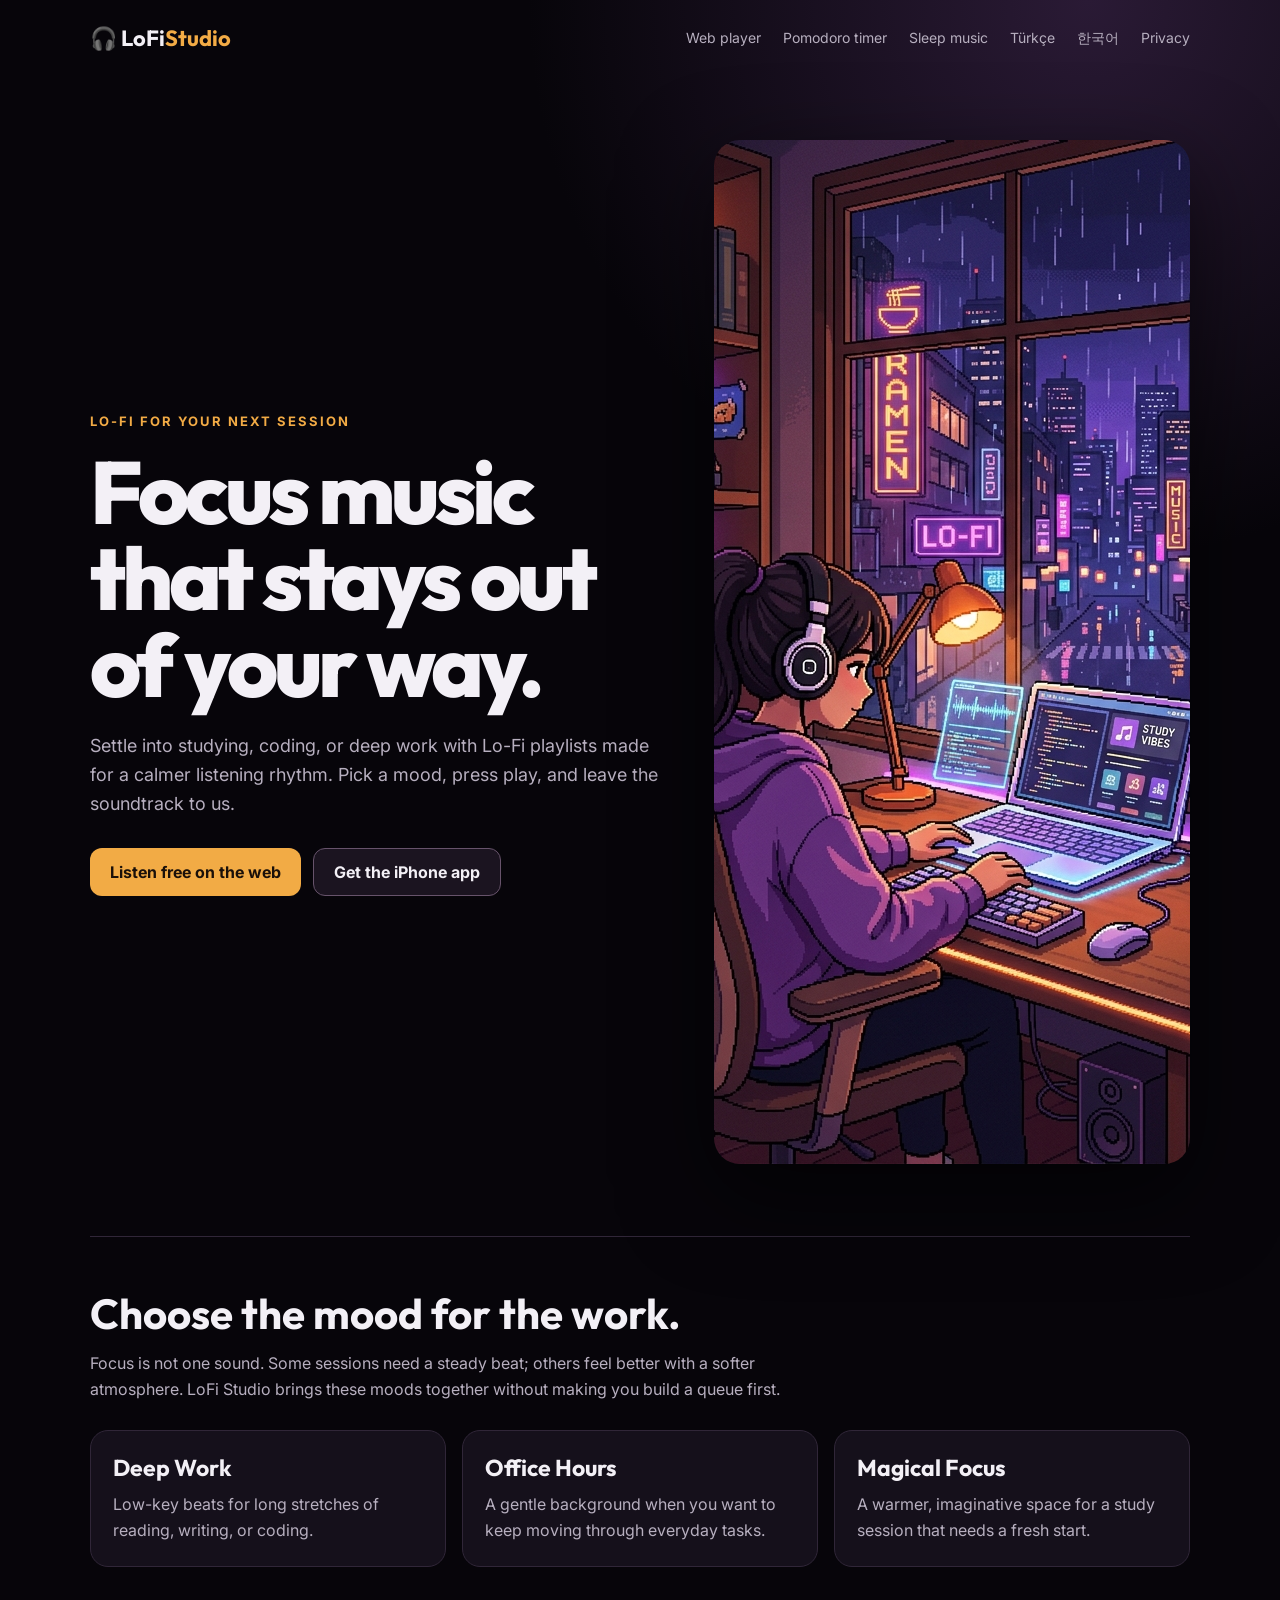
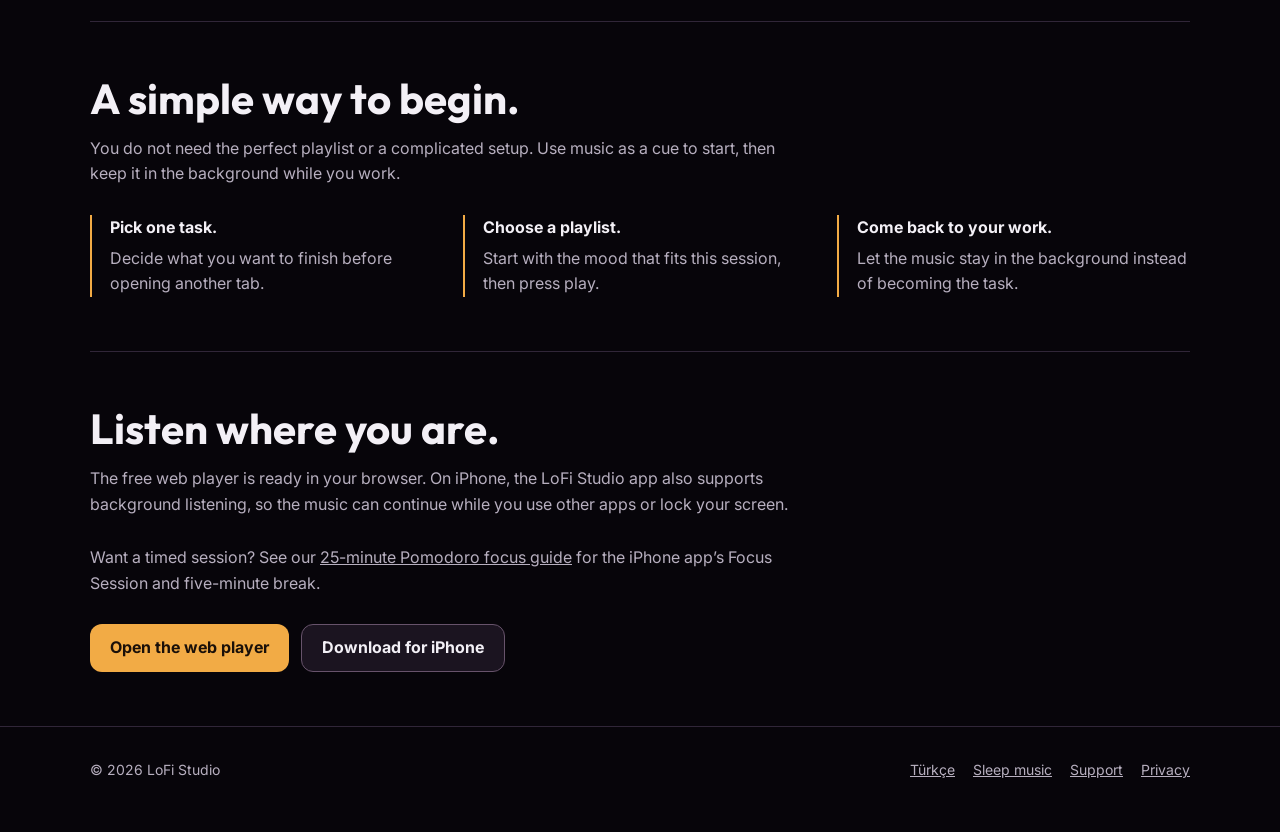
<file: focus-music.html>
<!doctype html>
<html lang="en">
<head>
    <meta charset="utf-8">
    <meta name="viewport" content="width=device-width,initial-scale=1">
    <title>Focus Music for Studying and Deep Work | LoFi Studio</title>
    <meta name="description" content="Find calm Lo-Fi focus music for studying, coding, and deep work. Explore free playlists in the LoFi Studio web player or listen on iPhone.">
    <meta name="theme-color" content="#07050a">
    <link rel="canonical" href="https://lofistudio.app/focus-music">
    <link rel="alternate" hreflang="en" href="https://lofistudio.app/focus-music">
    <link rel="alternate" hreflang="tr" href="https://lofistudio.app/tr/odak-muzigi">
    <link rel="alternate" hreflang="ko" href="https://lofistudio.app/ko/focus-music">
    <link rel="alternate" hreflang="x-default" href="https://lofistudio.app/focus-music">
    <meta property="og:type" content="website">
    <meta property="og:title" content="Focus Music for Studying and Deep Work | LoFi Studio">
    <meta property="og:description" content="Find your listening rhythm with free Lo-Fi playlists for study and deep work.">
    <meta property="og:url" content="https://lofistudio.app/focus-music">
    <meta property="og:image" content="https://lofistudio.app/hero-mockup.png">
    <link rel="icon" type="image/png" href="https://fav.farm/🎧">
    <link rel="preconnect" href="https://fonts.googleapis.com">
    <link rel="preconnect" href="https://fonts.gstatic.com" crossorigin>
    <link href="https://fonts.googleapis.com/css2?family=Outfit:wght@400;500;600;700;800&family=Inter:wght@400;500;600&display=swap" rel="stylesheet">
    <style>
        :root{color-scheme:dark;--bg:#07050a;--card:#15101b;--text:#f3f0f6;--soft:#b7afbf;--accent:#f2ab45;--line:#302638}
        *{box-sizing:border-box}html{scroll-behavior:smooth}body{margin:0;background:radial-gradient(circle at 85% 0,#2a1a35,transparent 35rem),var(--bg);color:var(--text);font:16px/1.6 Inter,sans-serif}
        a{color:inherit}.wrap{width:min(1100px,calc(100% - 40px));margin:auto}.top{display:flex;align-items:center;justify-content:space-between;gap:20px;padding:24px 0}.brand{font:700 22px Outfit,sans-serif;text-decoration:none;white-space:nowrap}.brand span{color:var(--accent)}.top nav{display:flex;gap:22px}.top nav a{color:var(--soft);text-decoration:none;font-size:14px}.top nav a:hover{color:var(--text)}
        .hero{display:grid;grid-template-columns:minmax(0,1.1fr) minmax(260px,.9fr);align-items:center;gap:42px;padding:64px 0 72px}.eyebrow{color:var(--accent);font-size:13px;font-weight:700;letter-spacing:.15em;text-transform:uppercase}.hero h1{font:800 clamp(52px,7vw,88px)/.98 Outfit,sans-serif;letter-spacing:-.045em;margin:16px 0 24px}.hero p{color:var(--soft);font-size:18px;max-width:55ch;margin:0 0 30px}.actions{display:flex;flex-wrap:wrap;gap:12px}.button{display:inline-flex;align-items:center;justify-content:center;min-height:48px;padding:10px 20px;border-radius:12px;font-weight:700;text-decoration:none}.button.primary{background:var(--accent);color:#1a1009}.button.secondary{border:1px solid #67536b;background:#1b1420}.hero-art{width:100%;aspect-ratio:1;object-fit:cover;border-radius:26px;box-shadow:0 30px 90px #0009}
        .section{padding:54px 0;border-top:1px solid var(--line)}.section h2{font:700 clamp(30px,4vw,42px)/1.1 Outfit,sans-serif;margin:0 0 14px}.section>p{color:var(--soft);max-width:70ch;margin:0 0 28px}.cards{display:grid;grid-template-columns:repeat(3,minmax(0,1fr));gap:16px}.card{background:var(--card);border:1px solid var(--line);border-radius:18px;padding:22px}.card h3{font:700 23px Outfit,sans-serif;margin:0 0 10px}.card p{color:var(--soft);margin:0}.steps{display:grid;grid-template-columns:repeat(3,minmax(0,1fr));gap:20px;list-style:none;padding:0;margin:0}.steps li{border-left:2px solid var(--accent);padding-left:18px;color:var(--soft)}.steps strong{display:block;color:var(--text);margin-bottom:5px}
        footer{border-top:1px solid var(--line);padding:32px 0 50px;color:var(--soft);font-size:14px}footer .wrap{display:flex;flex-wrap:wrap;justify-content:space-between;gap:16px}footer a{color:var(--soft);margin-left:18px}
        @media(max-width:750px){.hero{grid-template-columns:1fr;padding:38px 0 56px}.hero-art{max-width:480px}.cards,.steps{grid-template-columns:1fr}.top{flex-wrap:wrap}.top nav{gap:12px;flex-wrap:wrap}.top nav a{font-size:12px}}
    </style>
    <script type="application/ld+json">
    {"@context":"https://schema.org","@type":"WebPage","name":"Focus Music for Studying and Deep Work","url":"https://lofistudio.app/focus-music","description":"Free Lo-Fi focus playlists for studying, coding, and deep work.","isPartOf":{"@type":"WebSite","name":"LoFi Studio","url":"https://lofistudio.app/"}}
    </script>
</head>
<body>
    <header class="top wrap">
        <a class="brand" href="/" aria-label="LoFi Studio home">🎧 LoFi<span>Studio</span></a>
        <nav aria-label="Main navigation"><a href="/">Web player</a><a href="/pomodoro-focus">Pomodoro timer</a><a href="/sleep-music">Sleep music</a><a href="/tr/odak-muzigi" lang="tr">Türkçe</a><a href="/ko/focus-music" lang="ko">한국어</a><a href="/privacy">Privacy</a></nav>
    </header>
    <main>
        <section class="hero wrap">
            <div>
                <span class="eyebrow">Lo-Fi for your next session</span>
                <h1>Focus music that stays out of your way.</h1>
                <p>Settle into studying, coding, or deep work with Lo-Fi playlists made for a calmer listening rhythm. Pick a mood, press play, and leave the soundtrack to us.</p>
                <div class="actions">
                    <a class="button primary" href="/?ct=focus_music_page">Listen free on the web</a>
                    <a class="button secondary" href="https://apps.apple.com/app/lofi-studio/id6761550819?ct=focus_music_page" target="_blank" rel="noopener noreferrer">Get the iPhone app</a>
                </div>
            </div>
            <img class="hero-art" src="/hero-mockup.png" alt="Illustrated LoFi Studio listening space" width="1024" height="1024">
        </section>
        <section class="section wrap">
            <h2>Choose the mood for the work.</h2>
            <p>Focus is not one sound. Some sessions need a steady beat; others feel better with a softer atmosphere. LoFi Studio brings these moods together without making you build a queue first.</p>
            <div class="cards">
                <article class="card"><h3>Deep Work</h3><p>Low-key beats for long stretches of reading, writing, or coding.</p></article>
                <article class="card"><h3>Office Hours</h3><p>A gentle background when you want to keep moving through everyday tasks.</p></article>
                <article class="card"><h3>Magical Focus</h3><p>A warmer, imaginative space for a study session that needs a fresh start.</p></article>
            </div>
        </section>
        <section class="section wrap">
            <h2>A simple way to begin.</h2>
            <p>You do not need the perfect playlist or a complicated setup. Use music as a cue to start, then keep it in the background while you work.</p>
            <ol class="steps">
                <li><strong>Pick one task.</strong>Decide what you want to finish before opening another tab.</li>
                <li><strong>Choose a playlist.</strong>Start with the mood that fits this session, then press play.</li>
                <li><strong>Come back to your work.</strong>Let the music stay in the background instead of becoming the task.</li>
            </ol>
        </section>
        <section class="section wrap">
            <h2>Listen where you are.</h2>
            <p>The free web player is ready in your browser. On iPhone, the LoFi Studio app also supports background listening, so the music can continue while you use other apps or lock your screen.</p>
            <p>Want a timed session? See our <a href="/pomodoro-focus">25-minute Pomodoro focus guide</a> for the iPhone app’s Focus Session and five-minute break.</p>
            <div class="actions"><a class="button primary" href="/">Open the web player</a><a class="button secondary" href="https://apps.apple.com/app/lofi-studio/id6761550819?ct=focus_music_bottom" target="_blank" rel="noopener noreferrer">Download for iPhone</a></div>
        </section>
    </main>
    <footer><div class="wrap"><span>© 2026 LoFi Studio</span><span><a href="/tr/odak-muzigi" lang="tr">Türkçe</a><a href="/sleep-music">Sleep music</a><a href="/#support">Support</a><a href="/privacy">Privacy</a></span></div></footer>
</body>
</html>
</file>
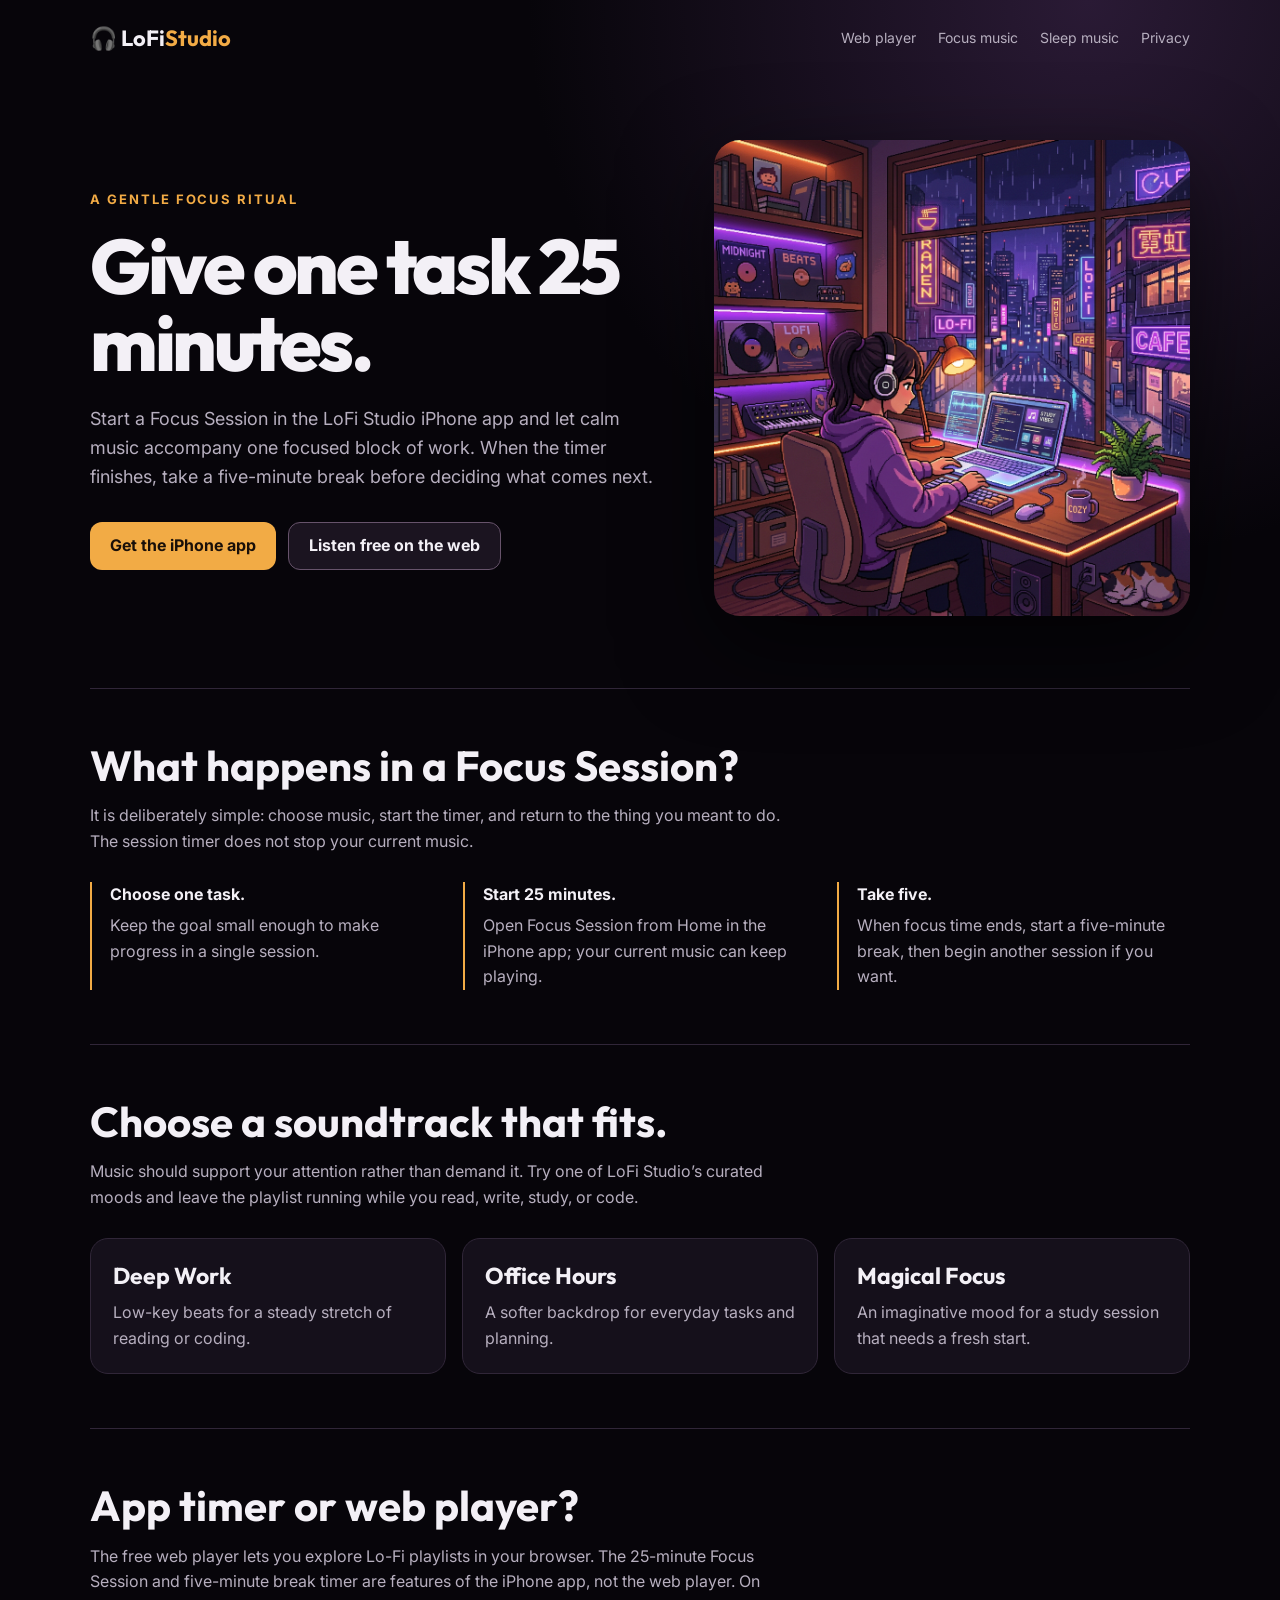
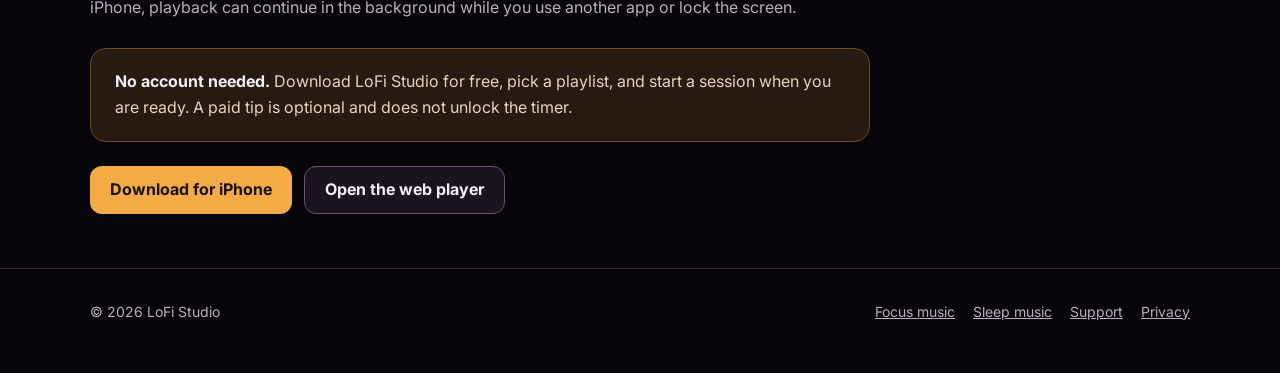
<file: pomodoro-focus.html>
<!doctype html>
<html lang="en">
<head>
    <meta charset="utf-8">
    <meta name="viewport" content="width=device-width,initial-scale=1">
    <title>Pomodoro Focus Music &amp; 25-Minute Timer | LoFi Studio</title>
    <meta name="description" content="Pair a 25-minute focus session with calm Lo-Fi music. Learn how LoFi Studio's iPhone timer and five-minute break work, or listen free in your browser.">
    <meta name="theme-color" content="#07050a">
    <link rel="canonical" href="https://lofistudio.app/pomodoro-focus">
    <meta property="og:type" content="website">
    <meta property="og:title" content="Pomodoro Focus Music &amp; 25-Minute Timer | LoFi Studio">
    <meta property="og:description" content="A quieter way to start a 25-minute focus session with Lo-Fi music on iPhone.">
    <meta property="og:url" content="https://lofistudio.app/pomodoro-focus">
    <meta property="og:image" content="https://lofistudio.app/hero-mockup.png">
    <meta name="twitter:card" content="summary_large_image">
    <link rel="icon" type="image/png" href="https://fav.farm/🎧">
    <link rel="preconnect" href="https://fonts.googleapis.com">
    <link rel="preconnect" href="https://fonts.gstatic.com" crossorigin>
    <link href="https://fonts.googleapis.com/css2?family=Outfit:wght@400;500;600;700;800&family=Inter:wght@400;500;600&display=swap" rel="stylesheet">
    <style>
        :root{color-scheme:dark;--bg:#07050a;--card:#15101b;--text:#f3f0f6;--soft:#b7afbf;--accent:#f2ab45;--line:#302638}
        *{box-sizing:border-box}html{scroll-behavior:smooth}body{margin:0;background:radial-gradient(circle at 85% 0,#2a1a35,transparent 35rem),var(--bg);color:var(--text);font:16px/1.6 Inter,sans-serif}
        a{color:inherit}.wrap{width:min(1100px,calc(100% - 40px));margin:auto}.top{display:flex;align-items:center;justify-content:space-between;gap:20px;padding:24px 0}.brand{font:700 22px Outfit,sans-serif;text-decoration:none;white-space:nowrap}.brand span{color:var(--accent)}.top nav{display:flex;gap:22px}.top nav a{color:var(--soft);text-decoration:none;font-size:14px}.top nav a:hover{color:var(--text)}
        .hero{display:grid;grid-template-columns:minmax(0,1.1fr) minmax(260px,.9fr);align-items:center;gap:42px;padding:64px 0 72px}.eyebrow{color:var(--accent);font-size:13px;font-weight:700;letter-spacing:.15em;text-transform:uppercase}.hero h1{font:800 clamp(48px,6vw,78px)/1 Outfit,sans-serif;letter-spacing:-.045em;margin:16px 0 24px}.hero p{color:var(--soft);font-size:18px;max-width:55ch;margin:0 0 30px}.actions{display:flex;flex-wrap:wrap;gap:12px}.button{display:inline-flex;align-items:center;justify-content:center;min-height:48px;padding:10px 20px;border-radius:12px;font-weight:700;text-decoration:none}.button.primary{background:var(--accent);color:#1a1009}.button.secondary{border:1px solid #67536b;background:#1b1420}.hero-art{width:100%;height:auto;aspect-ratio:1;object-fit:cover;border-radius:26px;box-shadow:0 30px 90px #0009}
        .section{padding:54px 0;border-top:1px solid var(--line)}.section h2{font:700 clamp(30px,4vw,42px)/1.1 Outfit,sans-serif;margin:0 0 14px}.section>p{color:var(--soft);max-width:72ch;margin:0 0 28px}.cards{display:grid;grid-template-columns:repeat(3,minmax(0,1fr));gap:16px}.card{background:var(--card);border:1px solid var(--line);border-radius:18px;padding:22px}.card h3{font:700 23px Outfit,sans-serif;margin:0 0 10px}.card p{color:var(--soft);margin:0}.steps{display:grid;grid-template-columns:repeat(3,minmax(0,1fr));gap:20px;list-style:none;padding:0;margin:0}.steps li{border-left:2px solid var(--accent);padding-left:18px;color:var(--soft)}.steps strong{display:block;color:var(--text);margin-bottom:5px}.note{padding:20px 24px;border:1px solid #6a4c26;background:#261a11;border-radius:16px;color:#e8d5b9;max-width:78ch}.note strong{color:var(--text)}
        footer{border-top:1px solid var(--line);padding:32px 0 50px;color:var(--soft);font-size:14px}footer .wrap{display:flex;flex-wrap:wrap;justify-content:space-between;gap:16px}footer a{color:var(--soft);margin-left:18px}
        @media(max-width:750px){.hero{grid-template-columns:1fr;padding:38px 0 56px}.hero-art{max-width:480px}.cards,.steps{grid-template-columns:1fr}.top{flex-wrap:wrap}.top nav{gap:12px;flex-wrap:wrap}.top nav a{font-size:12px}}
    </style>
    <script type="application/ld+json">
    {"@context":"https://schema.org","@type":"WebPage","name":"Pomodoro Focus Music and 25-Minute Timer","url":"https://lofistudio.app/pomodoro-focus","description":"How to pair a 25-minute focus session and five-minute break with Lo-Fi music in the LoFi Studio iPhone app.","isPartOf":{"@type":"WebSite","name":"LoFi Studio","url":"https://lofistudio.app/"}}
    </script>
</head>
<body>
    <header class="top wrap">
        <a class="brand" href="/" aria-label="LoFi Studio home">🎧 LoFi<span>Studio</span></a>
        <nav aria-label="Main navigation"><a href="/">Web player</a><a href="/focus-music">Focus music</a><a href="/sleep-music">Sleep music</a><a href="/privacy">Privacy</a></nav>
    </header>
    <main>
        <section class="hero wrap">
            <div>
                <span class="eyebrow">A gentle focus ritual</span>
                <h1>Give one task 25 minutes.</h1>
                <p>Start a Focus Session in the LoFi Studio iPhone app and let calm music accompany one focused block of work. When the timer finishes, take a five-minute break before deciding what comes next.</p>
                <div class="actions">
                    <a class="button primary" href="https://apps.apple.com/app/lofi-studio/id6761550819?ct=pomodoro_focus_page" target="_blank" rel="noopener noreferrer">Get the iPhone app</a>
                    <a class="button secondary" href="/?ct=pomodoro_focus_page">Listen free on the web</a>
                </div>
            </div>
            <img class="hero-art" src="/hero-mockup.png" alt="Illustrated LoFi Studio listening space" width="1024" height="1024">
        </section>
        <section class="section wrap">
            <h2>What happens in a Focus Session?</h2>
            <p>It is deliberately simple: choose music, start the timer, and return to the thing you meant to do. The session timer does not stop your current music.</p>
            <ol class="steps">
                <li><strong>Choose one task.</strong>Keep the goal small enough to make progress in a single session.</li>
                <li><strong>Start 25 minutes.</strong>Open Focus Session from Home in the iPhone app; your current music can keep playing.</li>
                <li><strong>Take five.</strong>When focus time ends, start a five-minute break, then begin another session if you want.</li>
            </ol>
        </section>
        <section class="section wrap">
            <h2>Choose a soundtrack that fits.</h2>
            <p>Music should support your attention rather than demand it. Try one of LoFi Studio’s curated moods and leave the playlist running while you read, write, study, or code.</p>
            <div class="cards">
                <article class="card"><h3>Deep Work</h3><p>Low-key beats for a steady stretch of reading or coding.</p></article>
                <article class="card"><h3>Office Hours</h3><p>A softer backdrop for everyday tasks and planning.</p></article>
                <article class="card"><h3>Magical Focus</h3><p>An imaginative mood for a study session that needs a fresh start.</p></article>
            </div>
        </section>
        <section class="section wrap">
            <h2>App timer or web player?</h2>
            <p>The free web player lets you explore Lo-Fi playlists in your browser. The 25-minute Focus Session and five-minute break timer are features of the iPhone app, not the web player. On iPhone, playback can continue in the background while you use another app or lock the screen.</p>
            <div class="note"><strong>No account needed.</strong> Download LoFi Studio for free, pick a playlist, and start a session when you are ready. A paid tip is optional and does not unlock the timer.</div>
            <div class="actions" style="margin-top:24px"><a class="button primary" href="https://apps.apple.com/app/lofi-studio/id6761550819?ct=pomodoro_focus_bottom" target="_blank" rel="noopener noreferrer">Download for iPhone</a><a class="button secondary" href="/">Open the web player</a></div>
        </section>
    </main>
    <footer><div class="wrap"><span>© 2026 LoFi Studio</span><span><a href="/focus-music">Focus music</a><a href="/sleep-music">Sleep music</a><a href="/#support">Support</a><a href="/privacy">Privacy</a></span></div></footer>
</body>
</html>
</file>
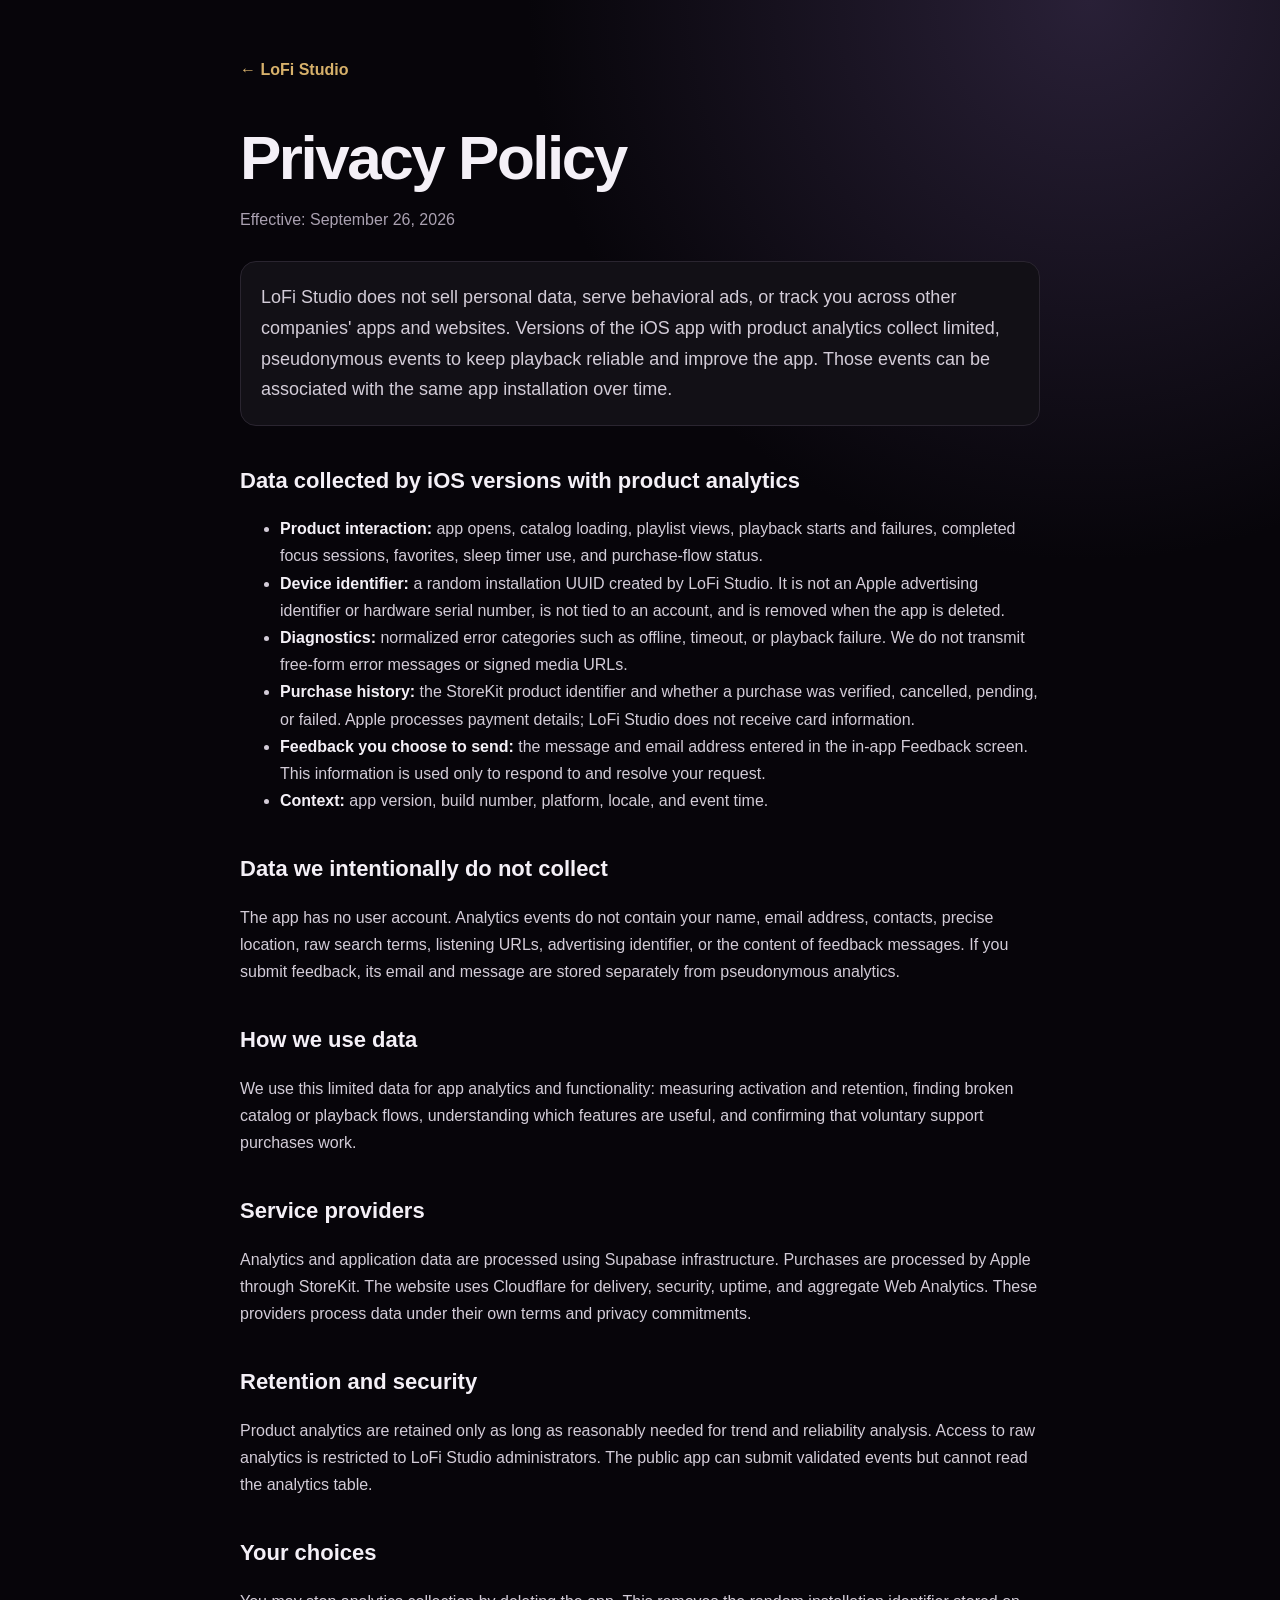
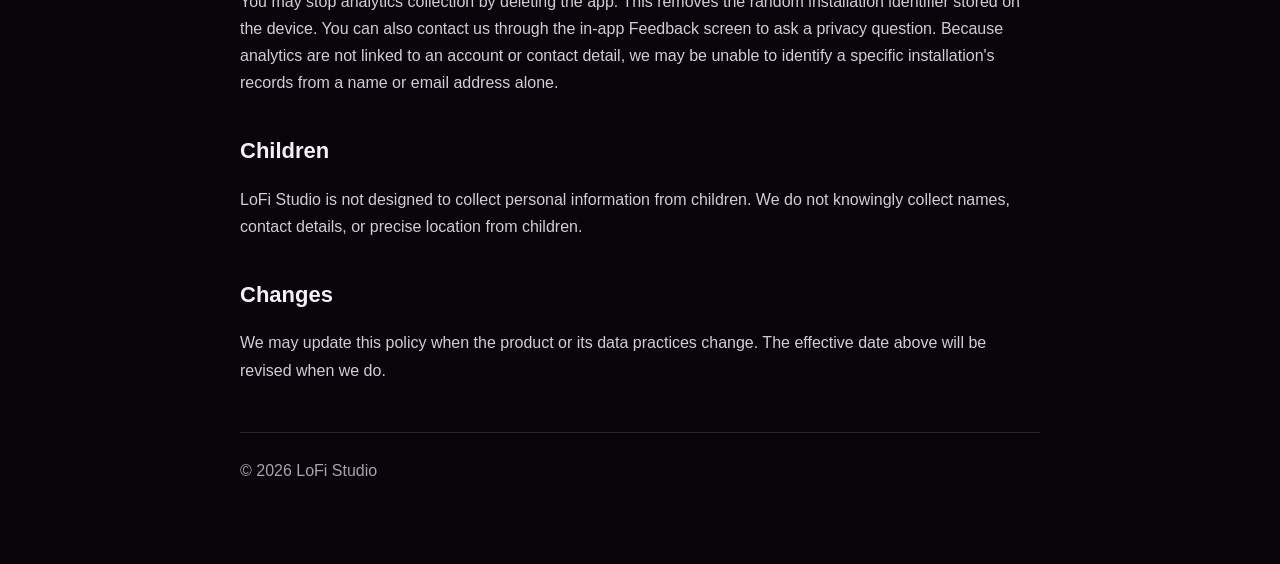
<file: privacy.html>
<!doctype html>
<html lang="en">
<head>
    <meta charset="utf-8">
    <meta name="viewport" content="width=device-width,initial-scale=1">
    <title>Privacy Policy | LoFi Studio</title>
    <meta name="description" content="LoFi Studio privacy policy and information about pseudonymous product analytics.">
    <meta name="theme-color" content="#07050a">
    <link rel="canonical" href="https://lofistudio.app/privacy">
    <link rel="icon" type="image/png" href="https://fav.farm/🎧">
    <style>
        :root{color-scheme:dark;--bg:#07050a;--card:#121016;--text:#f4f0f7;--muted:#aaa1b1;--line:#2a2530;--accent:#d7b16b}*{box-sizing:border-box}body{margin:0;background:radial-gradient(circle at 85% 0,#292037,transparent 35rem),var(--bg);color:var(--text);font:16px/1.7 -apple-system,BlinkMacSystemFont,"Segoe UI",sans-serif}.wrap{width:min(800px,calc(100% - 32px));margin:auto;padding:56px 0 80px}a{color:var(--accent)}.back{text-decoration:none;font-weight:700}h1{font-size:clamp(38px,7vw,62px);line-height:1.05;letter-spacing:-.04em;margin:42px 0 12px}h2{font-size:22px;margin:36px 0 8px}.date{color:var(--muted)}.summary{margin:28px 0;padding:20px;border:1px solid var(--line);border-radius:16px;background:var(--card);font-size:18px}p,li{color:#d3ccd8}strong{color:var(--text)}footer{margin-top:48px;padding-top:24px;border-top:1px solid var(--line);color:var(--muted)}
    </style>
</head>
<body><main class="wrap">
    <a class="back" href="/">← LoFi Studio</a>
    <h1>Privacy Policy</h1>
    <p class="date">Effective: September 26, 2026</p>
    <p class="summary">LoFi Studio does not sell personal data, serve behavioral ads, or track you across other companies' apps and websites. Versions of the iOS app with product analytics collect limited, pseudonymous events to keep playback reliable and improve the app. Those events can be associated with the same app installation over time.</p>

    <h2>Data collected by iOS versions with product analytics</h2>
    <ul>
        <li><strong>Product interaction:</strong> app opens, catalog loading, playlist views, playback starts and failures, completed focus sessions, favorites, sleep timer use, and purchase-flow status.</li>
        <li><strong>Device identifier:</strong> a random installation UUID created by LoFi Studio. It is not an Apple advertising identifier or hardware serial number, is not tied to an account, and is removed when the app is deleted.</li>
        <li><strong>Diagnostics:</strong> normalized error categories such as offline, timeout, or playback failure. We do not transmit free-form error messages or signed media URLs.</li>
        <li><strong>Purchase history:</strong> the StoreKit product identifier and whether a purchase was verified, cancelled, pending, or failed. Apple processes payment details; LoFi Studio does not receive card information.</li>
        <li><strong>Feedback you choose to send:</strong> the message and email address entered in the in-app Feedback screen. This information is used only to respond to and resolve your request.</li>
        <li><strong>Context:</strong> app version, build number, platform, locale, and event time.</li>
    </ul>

    <h2>Data we intentionally do not collect</h2>
    <p>The app has no user account. Analytics events do not contain your name, email address, contacts, precise location, raw search terms, listening URLs, advertising identifier, or the content of feedback messages. If you submit feedback, its email and message are stored separately from pseudonymous analytics.</p>

    <h2>How we use data</h2>
    <p>We use this limited data for app analytics and functionality: measuring activation and retention, finding broken catalog or playback flows, understanding which features are useful, and confirming that voluntary support purchases work.</p>

    <h2>Service providers</h2>
    <p>Analytics and application data are processed using Supabase infrastructure. Purchases are processed by Apple through StoreKit. The website uses Cloudflare for delivery, security, uptime, and aggregate Web Analytics. These providers process data under their own terms and privacy commitments.</p>

    <h2>Retention and security</h2>
    <p>Product analytics are retained only as long as reasonably needed for trend and reliability analysis. Access to raw analytics is restricted to LoFi Studio administrators. The public app can submit validated events but cannot read the analytics table.</p>

    <h2>Your choices</h2>
    <p>You may stop analytics collection by deleting the app. This removes the random installation identifier stored on the device. You can also contact us through the in-app Feedback screen to ask a privacy question. Because analytics are not linked to an account or contact detail, we may be unable to identify a specific installation's records from a name or email address alone.</p>

    <h2>Children</h2>
    <p>LoFi Studio is not designed to collect personal information from children. We do not knowingly collect names, contact details, or precise location from children.</p>

    <h2>Changes</h2>
    <p>We may update this policy when the product or its data practices change. The effective date above will be revised when we do.</p>

    <footer>© 2026 LoFi Studio</footer>
</main></body>
</html>
</file>
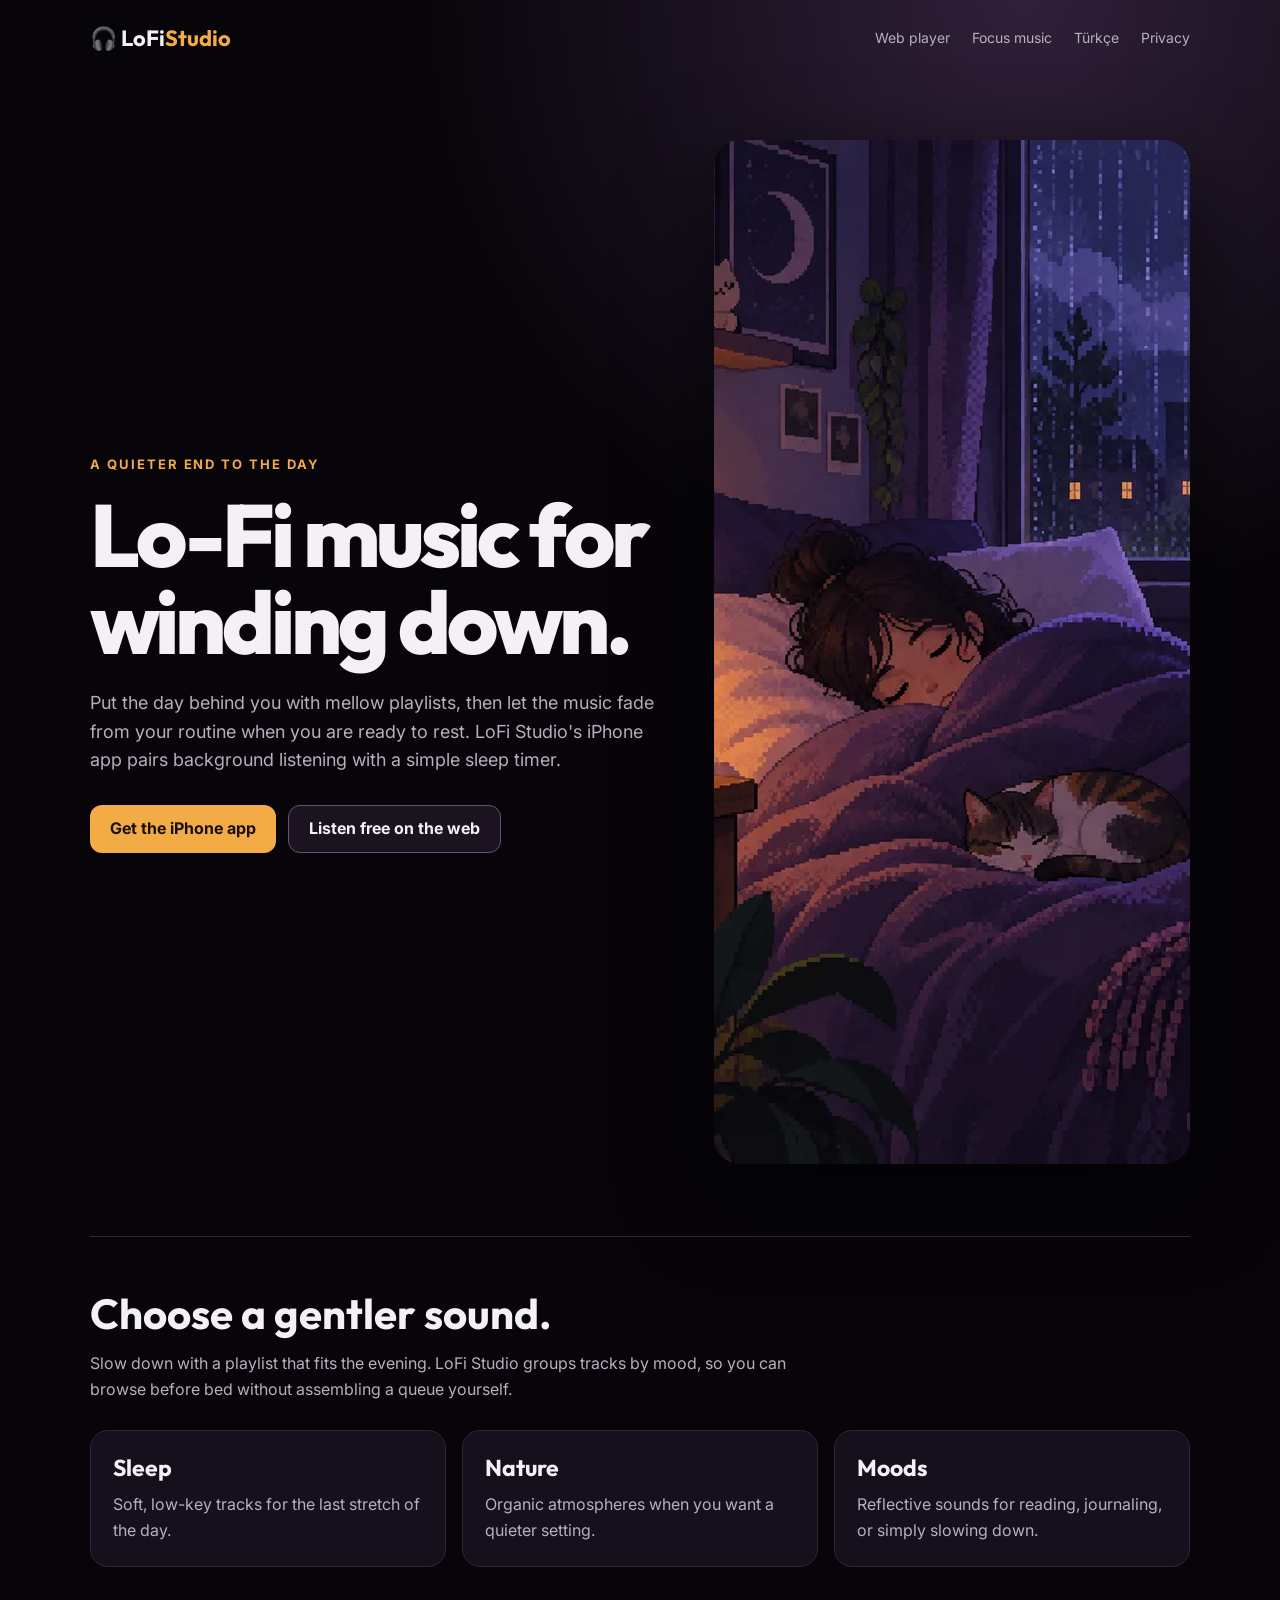
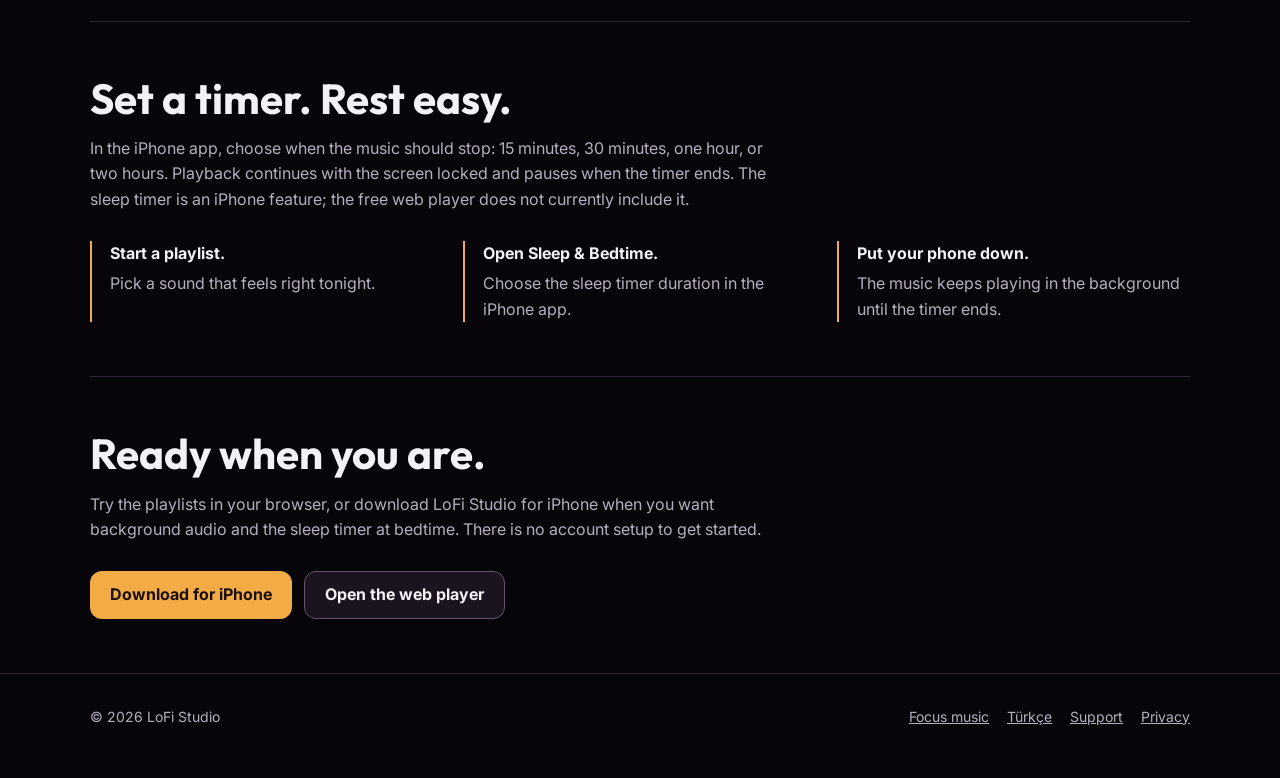
<file: sleep-music.html>
<!doctype html>
<html lang="en">
<head>
    <meta charset="utf-8">
    <meta name="viewport" content="width=device-width,initial-scale=1">
    <title>Lo-Fi Sleep Music &amp; Sleep Timer for iPhone | LoFi Studio</title>
    <meta name="description" content="Wind down with mellow Lo-Fi playlists in LoFi Studio. On iPhone, keep listening with the screen off and set a 15, 30, 60, or 120-minute sleep timer.">
    <meta name="theme-color" content="#07050a">
    <link rel="canonical" href="https://lofistudio.app/sleep-music">
    <link rel="alternate" hreflang="en" href="https://lofistudio.app/sleep-music">
    <link rel="alternate" hreflang="tr" href="https://lofistudio.app/tr/uyku-muzigi">
    <link rel="alternate" hreflang="x-default" href="https://lofistudio.app/sleep-music">
    <meta property="og:type" content="website">
    <meta property="og:title" content="Lo-Fi Sleep Music &amp; Sleep Timer for iPhone | LoFi Studio">
    <meta property="og:description" content="A softer soundtrack for winding down, with a sleep timer in the iPhone app.">
    <meta property="og:url" content="https://lofistudio.app/sleep-music">
    <meta property="og:image" content="https://lofistudio.app/sleep-hero.webp">
    <link rel="icon" type="image/png" href="https://fav.farm/🎧">
    <link rel="preconnect" href="https://fonts.googleapis.com">
    <link rel="preconnect" href="https://fonts.gstatic.com" crossorigin>
    <link href="https://fonts.googleapis.com/css2?family=Outfit:wght@400;500;600;700;800&family=Inter:wght@400;500;600&display=swap" rel="stylesheet">
    <style>
        :root{color-scheme:dark;--bg:#07050a;--card:#15101b;--text:#f3f0f6;--soft:#b7afbf;--accent:#f2ab45;--line:#302638}
        *{box-sizing:border-box}html{scroll-behavior:smooth}body{margin:0;background:radial-gradient(circle at 80% 0,#302039,transparent 38rem),var(--bg);color:var(--text);font:16px/1.6 Inter,sans-serif}
        a{color:inherit}.wrap{width:min(1100px,calc(100% - 40px));margin:auto}.top{display:flex;align-items:center;justify-content:space-between;gap:20px;padding:24px 0}.brand{font:700 22px Outfit,sans-serif;text-decoration:none;white-space:nowrap}.brand span{color:var(--accent)}.top nav{display:flex;gap:22px}.top nav a{color:var(--soft);text-decoration:none;font-size:14px}.top nav a:hover{color:var(--text)}
        .hero{display:grid;grid-template-columns:minmax(0,1.1fr) minmax(260px,.9fr);align-items:center;gap:42px;padding:64px 0 72px}.eyebrow{color:var(--accent);font-size:13px;font-weight:700;letter-spacing:.15em;text-transform:uppercase}.hero h1{font:800 clamp(52px,7vw,88px)/.98 Outfit,sans-serif;letter-spacing:-.045em;margin:16px 0 24px}.hero p{color:var(--soft);font-size:18px;max-width:55ch;margin:0 0 30px}.actions{display:flex;flex-wrap:wrap;gap:12px}.button{display:inline-flex;align-items:center;justify-content:center;min-height:48px;padding:10px 20px;border-radius:12px;font-weight:700;text-decoration:none}.button.primary{background:var(--accent);color:#1a1009}.button.secondary{border:1px solid #67536b;background:#1b1420}.hero-art{width:100%;aspect-ratio:1;object-fit:cover;border-radius:26px;box-shadow:0 30px 90px #0009}
        .section{padding:54px 0;border-top:1px solid var(--line)}.section h2{font:700 clamp(30px,4vw,42px)/1.1 Outfit,sans-serif;margin:0 0 14px}.section>p{color:var(--soft);max-width:70ch;margin:0 0 28px}.cards{display:grid;grid-template-columns:repeat(3,minmax(0,1fr));gap:16px}.card{background:var(--card);border:1px solid var(--line);border-radius:18px;padding:22px}.card h3{font:700 23px Outfit,sans-serif;margin:0 0 10px}.card p{color:var(--soft);margin:0}.steps{display:grid;grid-template-columns:repeat(3,minmax(0,1fr));gap:20px;list-style:none;padding:0;margin:0}.steps li{border-left:2px solid var(--accent);padding-left:18px;color:var(--soft)}.steps strong{display:block;color:var(--text);margin-bottom:5px}
        footer{border-top:1px solid var(--line);padding:32px 0 50px;color:var(--soft);font-size:14px}footer .wrap{display:flex;flex-wrap:wrap;justify-content:space-between;gap:16px}footer a{color:var(--soft);margin-left:18px}
        @media(max-width:750px){.hero{grid-template-columns:1fr;padding:38px 0 56px}.hero-art{max-width:480px}.cards,.steps{grid-template-columns:1fr}.top{flex-wrap:wrap}.top nav{gap:12px;flex-wrap:wrap}.top nav a{font-size:12px}}
    </style>
    <script type="application/ld+json">
    {"@context":"https://schema.org","@type":"WebPage","name":"Lo-Fi Sleep Music and Sleep Timer for iPhone","url":"https://lofistudio.app/sleep-music","description":"Lo-Fi playlists for winding down, with background listening and a sleep timer in the LoFi Studio iPhone app.","isPartOf":{"@type":"WebSite","name":"LoFi Studio","url":"https://lofistudio.app/"}}
    </script>
</head>
<body>
    <header class="top wrap">
        <a class="brand" href="/" aria-label="LoFi Studio home">🎧 LoFi<span>Studio</span></a>
        <nav aria-label="Main navigation"><a href="/">Web player</a><a href="/focus-music">Focus music</a><a href="/tr/uyku-muzigi" lang="tr">Türkçe</a><a href="/privacy">Privacy</a></nav>
    </header>
    <main>
        <section class="hero wrap">
            <div>
                <span class="eyebrow">A quieter end to the day</span>
                <h1>Lo-Fi music for winding down.</h1>
                <p>Put the day behind you with mellow playlists, then let the music fade from your routine when you are ready to rest. LoFi Studio's iPhone app pairs background listening with a simple sleep timer.</p>
                <div class="actions">
                    <a class="button primary" href="https://apps.apple.com/app/lofi-studio/id6761550819?ct=sleep_music_page" target="_blank" rel="noopener noreferrer">Get the iPhone app</a>
                    <a class="button secondary" href="/?ct=sleep_music_page">Listen free on the web</a>
                </div>
            </div>
            <img class="hero-art" src="/sleep-hero.webp" alt="Cozy moonlit bedroom with a sleeping listener and cat" width="1024" height="1024" fetchpriority="high">
        </section>
        <section class="section wrap">
            <h2>Choose a gentler sound.</h2>
            <p>Slow down with a playlist that fits the evening. LoFi Studio groups tracks by mood, so you can browse before bed without assembling a queue yourself.</p>
            <div class="cards">
                <article class="card"><h3>Sleep</h3><p>Soft, low-key tracks for the last stretch of the day.</p></article>
                <article class="card"><h3>Nature</h3><p>Organic atmospheres when you want a quieter setting.</p></article>
                <article class="card"><h3>Moods</h3><p>Reflective sounds for reading, journaling, or simply slowing down.</p></article>
            </div>
        </section>
        <section class="section wrap">
            <h2>Set a timer. Rest easy.</h2>
            <p>In the iPhone app, choose when the music should stop: 15 minutes, 30 minutes, one hour, or two hours. Playback continues with the screen locked and pauses when the timer ends. The sleep timer is an iPhone feature; the free web player does not currently include it.</p>
            <ol class="steps">
                <li><strong>Start a playlist.</strong>Pick a sound that feels right tonight.</li>
                <li><strong>Open Sleep &amp; Bedtime.</strong>Choose the sleep timer duration in the iPhone app.</li>
                <li><strong>Put your phone down.</strong>The music keeps playing in the background until the timer ends.</li>
            </ol>
        </section>
        <section class="section wrap">
            <h2>Ready when you are.</h2>
            <p>Try the playlists in your browser, or download LoFi Studio for iPhone when you want background audio and the sleep timer at bedtime. There is no account setup to get started.</p>
            <div class="actions"><a class="button primary" href="https://apps.apple.com/app/lofi-studio/id6761550819?ct=sleep_music_bottom" target="_blank" rel="noopener noreferrer">Download for iPhone</a><a class="button secondary" href="/">Open the web player</a></div>
        </section>
    </main>
    <footer><div class="wrap"><span>© 2026 LoFi Studio</span><span><a href="/focus-music">Focus music</a><a href="/tr/uyku-muzigi" lang="tr">Türkçe</a><a href="/#support">Support</a><a href="/privacy">Privacy</a></span></div></footer>
</body>
</html>
</file>
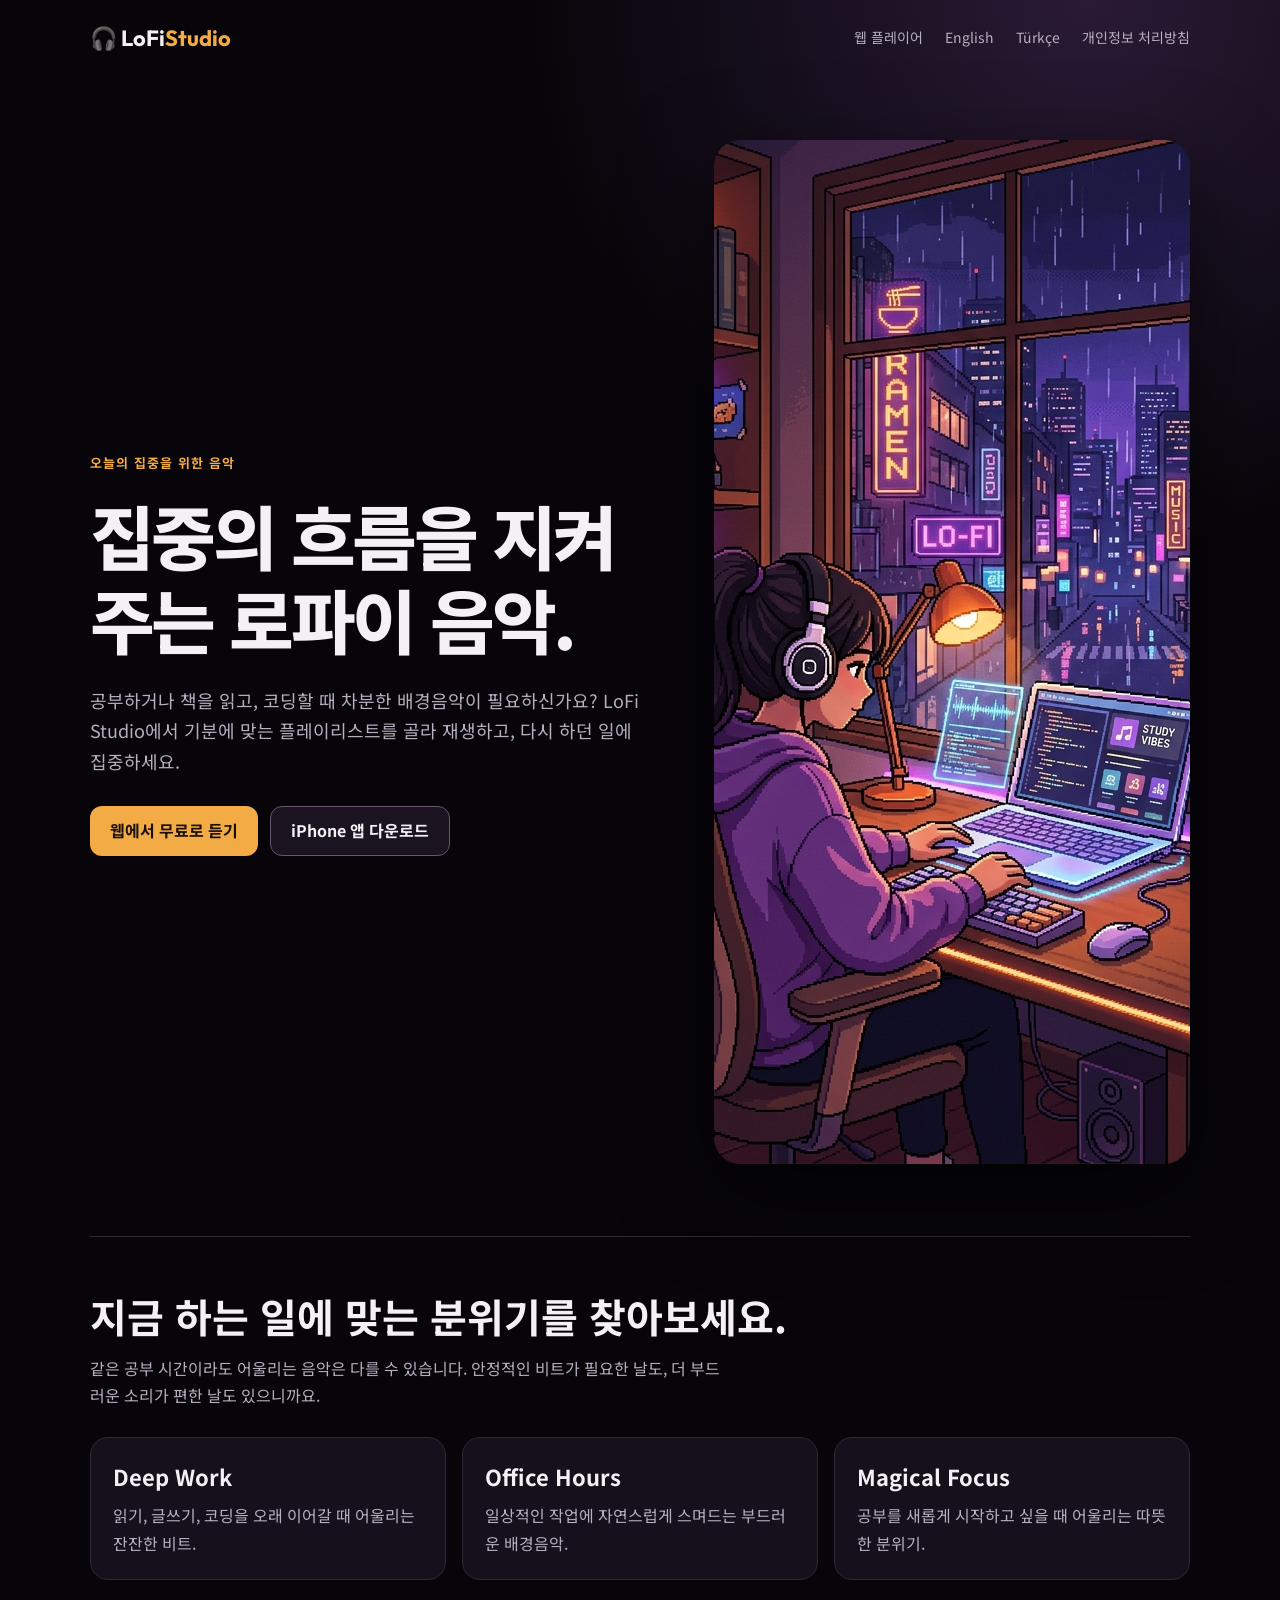
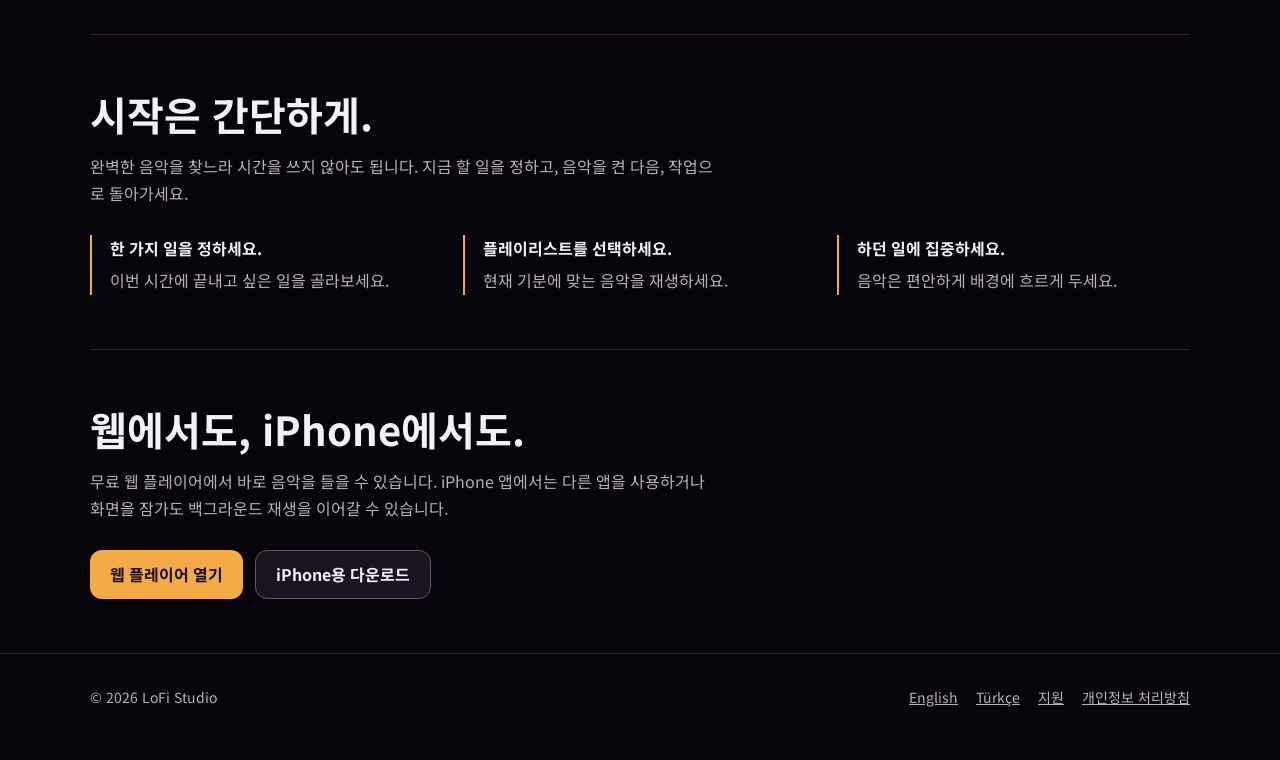
<file: ko/focus-music.html>
<!doctype html>
<html lang="ko">
<head>
    <meta charset="utf-8">
    <meta name="viewport" content="width=device-width,initial-scale=1">
    <title>공부와 집중을 위한 로파이 음악 | LoFi Studio</title>
    <meta name="description" content="공부, 독서, 코딩에 어울리는 차분한 로파이 음악을 찾아보세요. LoFi Studio 웹 플레이어에서 무료로 듣거나 iPhone 앱으로 감상할 수 있습니다.">
    <meta name="theme-color" content="#07050a">
    <link rel="canonical" href="https://lofistudio.app/ko/focus-music">
    <link rel="alternate" hreflang="ko" href="https://lofistudio.app/ko/focus-music">
    <link rel="alternate" hreflang="en" href="https://lofistudio.app/focus-music">
    <link rel="alternate" hreflang="tr" href="https://lofistudio.app/tr/odak-muzigi">
    <link rel="alternate" hreflang="x-default" href="https://lofistudio.app/focus-music">
    <meta property="og:type" content="website">
    <meta property="og:locale" content="ko_KR">
    <meta property="og:title" content="공부와 집중을 위한 로파이 음악 | LoFi Studio">
    <meta property="og:description" content="공부할 때 편안하게 흐르는 로파이 플레이리스트를 만나보세요.">
    <meta property="og:url" content="https://lofistudio.app/ko/focus-music">
    <meta property="og:image" content="https://lofistudio.app/hero-mockup.png">
    <link rel="icon" type="image/png" href="https://fav.farm/🎧">
    <link rel="preconnect" href="https://fonts.googleapis.com">
    <link rel="preconnect" href="https://fonts.gstatic.com" crossorigin>
    <link href="https://fonts.googleapis.com/css2?family=Outfit:wght@400;500;600;700;800&family=Noto+Sans+KR:wght@400;500;600;700;800&display=swap" rel="stylesheet">
    <style>
        :root{color-scheme:dark;--bg:#07050a;--card:#15101b;--text:#f3f0f6;--soft:#b7afbf;--accent:#f2ab45;--line:#302638}
        *{box-sizing:border-box}html{scroll-behavior:smooth}body{margin:0;background:radial-gradient(circle at 85% 0,#2a1a35,transparent 35rem),var(--bg);color:var(--text);font:16px/1.7 'Noto Sans KR',sans-serif}
        a{color:inherit}.wrap{width:min(1100px,calc(100% - 40px));margin:auto}.top{display:flex;align-items:center;justify-content:space-between;gap:20px;padding:24px 0}.brand{font:700 22px Outfit,sans-serif;text-decoration:none;white-space:nowrap}.brand span{color:var(--accent)}.top nav{display:flex;gap:22px}.top nav a{color:var(--soft);text-decoration:none;font-size:14px}.top nav a:hover{color:var(--text)}
        .hero{display:grid;grid-template-columns:minmax(0,1.1fr) minmax(260px,.9fr);align-items:center;gap:42px;padding:64px 0 72px}.eyebrow{color:var(--accent);font-size:13px;font-weight:700;letter-spacing:.08em}.hero h1{font:800 clamp(42px,5.5vw,72px)/1.2 'Noto Sans KR',sans-serif;letter-spacing:-.05em;margin:16px 0 24px}.hero p{color:var(--soft);font-size:18px;max-width:55ch;margin:0 0 30px}.actions{display:flex;flex-wrap:wrap;gap:12px}.button{display:inline-flex;align-items:center;justify-content:center;min-height:48px;padding:10px 20px;border-radius:12px;font-weight:700;text-decoration:none}.button.primary{background:var(--accent);color:#1a1009}.button.secondary{border:1px solid #67536b;background:#1b1420}.hero-art{width:100%;aspect-ratio:1;object-fit:cover;border-radius:26px;box-shadow:0 30px 90px #0009}
        .section{padding:54px 0;border-top:1px solid var(--line)}.section h2{font:700 clamp(28px,3.5vw,40px)/1.25 'Noto Sans KR',sans-serif;margin:0 0 14px}.section>p{color:var(--soft);max-width:70ch;margin:0 0 28px}.cards{display:grid;grid-template-columns:repeat(3,minmax(0,1fr));gap:16px}.card{background:var(--card);border:1px solid var(--line);border-radius:18px;padding:22px}.card h3{font:700 22px 'Noto Sans KR',sans-serif;margin:0 0 10px}.card p{color:var(--soft);margin:0}.steps{display:grid;grid-template-columns:repeat(3,minmax(0,1fr));gap:20px;list-style:none;padding:0;margin:0}.steps li{border-left:2px solid var(--accent);padding-left:18px;color:var(--soft)}.steps strong{display:block;color:var(--text);margin-bottom:5px}
        footer{border-top:1px solid var(--line);padding:32px 0 50px;color:var(--soft);font-size:14px}footer .wrap{display:flex;flex-wrap:wrap;justify-content:space-between;gap:16px}footer a{color:var(--soft);margin-left:18px}
        @media(max-width:750px){.hero{grid-template-columns:1fr;padding:38px 0 56px}.hero-art{max-width:480px}.cards,.steps{grid-template-columns:1fr}.top{flex-wrap:wrap}.top nav{gap:12px;flex-wrap:wrap}.top nav a{font-size:12px}}
    </style>
    <script type="application/ld+json">
    {"@context":"https://schema.org","@type":"WebPage","inLanguage":"ko","name":"공부와 집중을 위한 로파이 음악","url":"https://lofistudio.app/ko/focus-music","description":"공부, 독서, 코딩에 어울리는 로파이 플레이리스트.","isPartOf":{"@type":"WebSite","name":"LoFi Studio","url":"https://lofistudio.app/"}}
    </script>
</head>
<body>
    <header class="top wrap">
        <a class="brand" href="/" aria-label="LoFi Studio 홈">🎧 LoFi<span>Studio</span></a>
        <nav aria-label="주 메뉴"><a href="/">웹 플레이어</a><a href="/focus-music" lang="en">English</a><a href="/tr/odak-muzigi" lang="tr">Türkçe</a><a href="/privacy">개인정보 처리방침</a></nav>
    </header>
    <main>
        <section class="hero wrap">
            <div>
                <span class="eyebrow">오늘의 집중을 위한 음악</span>
                <h1>집중의 흐름을 지켜주는 로파이 음악.</h1>
                <p>공부하거나 책을 읽고, 코딩할 때 차분한 배경음악이 필요하신가요? LoFi Studio에서 기분에 맞는 플레이리스트를 골라 재생하고, 다시 하던 일에 집중하세요.</p>
                <div class="actions">
                    <a class="button primary" href="/?ct=ko_focus_music_page">웹에서 무료로 듣기</a>
                    <a class="button secondary" href="https://apps.apple.com/kr/app/lofi-studio/id6761550819?ct=ko_focus_music_page" target="_blank" rel="noopener noreferrer">iPhone 앱 다운로드</a>
                </div>
            </div>
            <img class="hero-art" src="/hero-mockup.png" alt="LoFi Studio의 편안한 음악 감상 공간을 그린 일러스트" width="1024" height="1024">
        </section>
        <section class="section wrap">
            <h2>지금 하는 일에 맞는 분위기를 찾아보세요.</h2>
            <p>같은 공부 시간이라도 어울리는 음악은 다를 수 있습니다. 안정적인 비트가 필요한 날도, 더 부드러운 소리가 편한 날도 있으니까요.</p>
            <div class="cards">
                <article class="card"><h3>Deep Work</h3><p>읽기, 글쓰기, 코딩을 오래 이어갈 때 어울리는 잔잔한 비트.</p></article>
                <article class="card"><h3>Office Hours</h3><p>일상적인 작업에 자연스럽게 스며드는 부드러운 배경음악.</p></article>
                <article class="card"><h3>Magical Focus</h3><p>공부를 새롭게 시작하고 싶을 때 어울리는 따뜻한 분위기.</p></article>
            </div>
        </section>
        <section class="section wrap">
            <h2>시작은 간단하게.</h2>
            <p>완벽한 음악을 찾느라 시간을 쓰지 않아도 됩니다. 지금 할 일을 정하고, 음악을 켠 다음, 작업으로 돌아가세요.</p>
            <ol class="steps">
                <li><strong>한 가지 일을 정하세요.</strong>이번 시간에 끝내고 싶은 일을 골라보세요.</li>
                <li><strong>플레이리스트를 선택하세요.</strong>현재 기분에 맞는 음악을 재생하세요.</li>
                <li><strong>하던 일에 집중하세요.</strong>음악은 편안하게 배경에 흐르게 두세요.</li>
            </ol>
        </section>
        <section class="section wrap">
            <h2>웹에서도, iPhone에서도.</h2>
            <p>무료 웹 플레이어에서 바로 음악을 들을 수 있습니다. iPhone 앱에서는 다른 앱을 사용하거나 화면을 잠가도 백그라운드 재생을 이어갈 수 있습니다.</p>
            <div class="actions"><a class="button primary" href="/?ct=ko_focus_music_bottom">웹 플레이어 열기</a><a class="button secondary" href="https://apps.apple.com/kr/app/lofi-studio/id6761550819?ct=ko_focus_music_bottom" target="_blank" rel="noopener noreferrer">iPhone용 다운로드</a></div>
        </section>
    </main>
    <footer><div class="wrap"><span>© 2026 LoFi Studio</span><span><a href="/focus-music" lang="en">English</a><a href="/tr/odak-muzigi" lang="tr">Türkçe</a><a href="/#support">지원</a><a href="/privacy">개인정보 처리방침</a></span></div></footer>
</body>
</html>
</file>
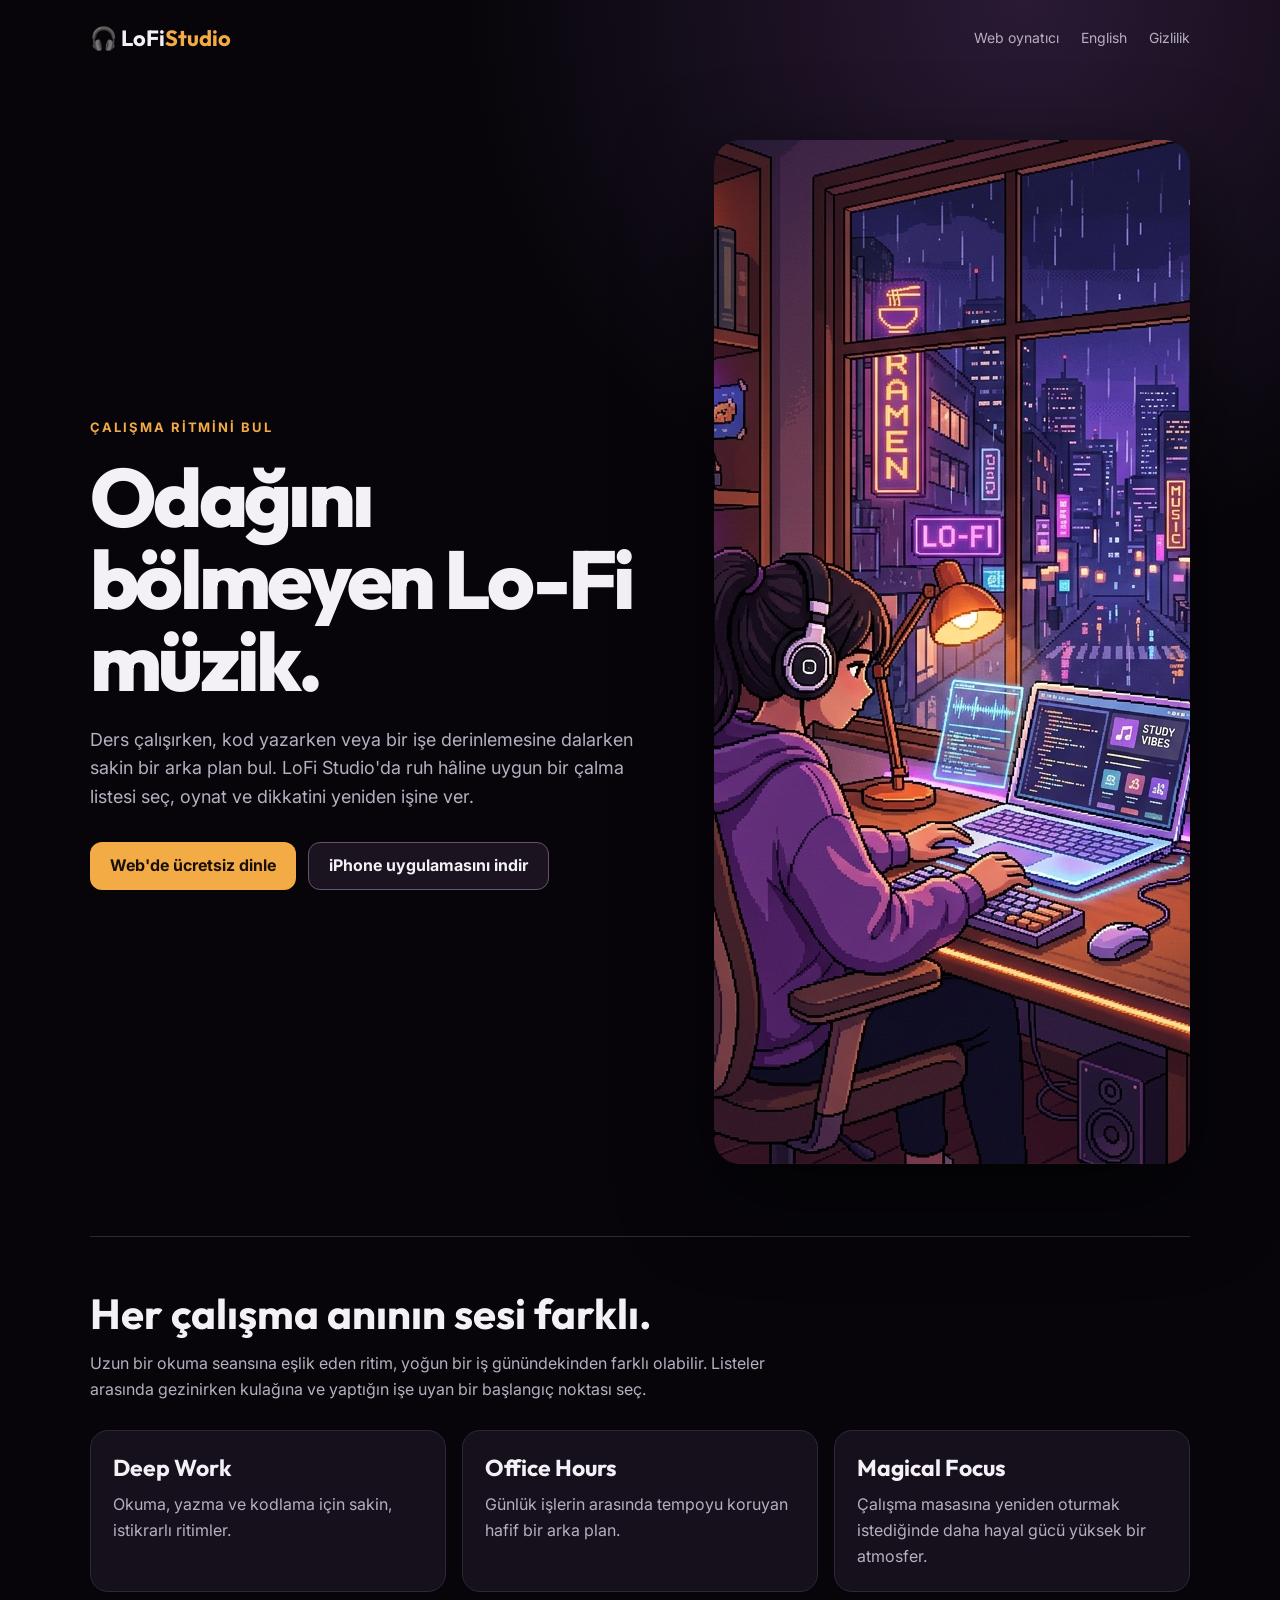
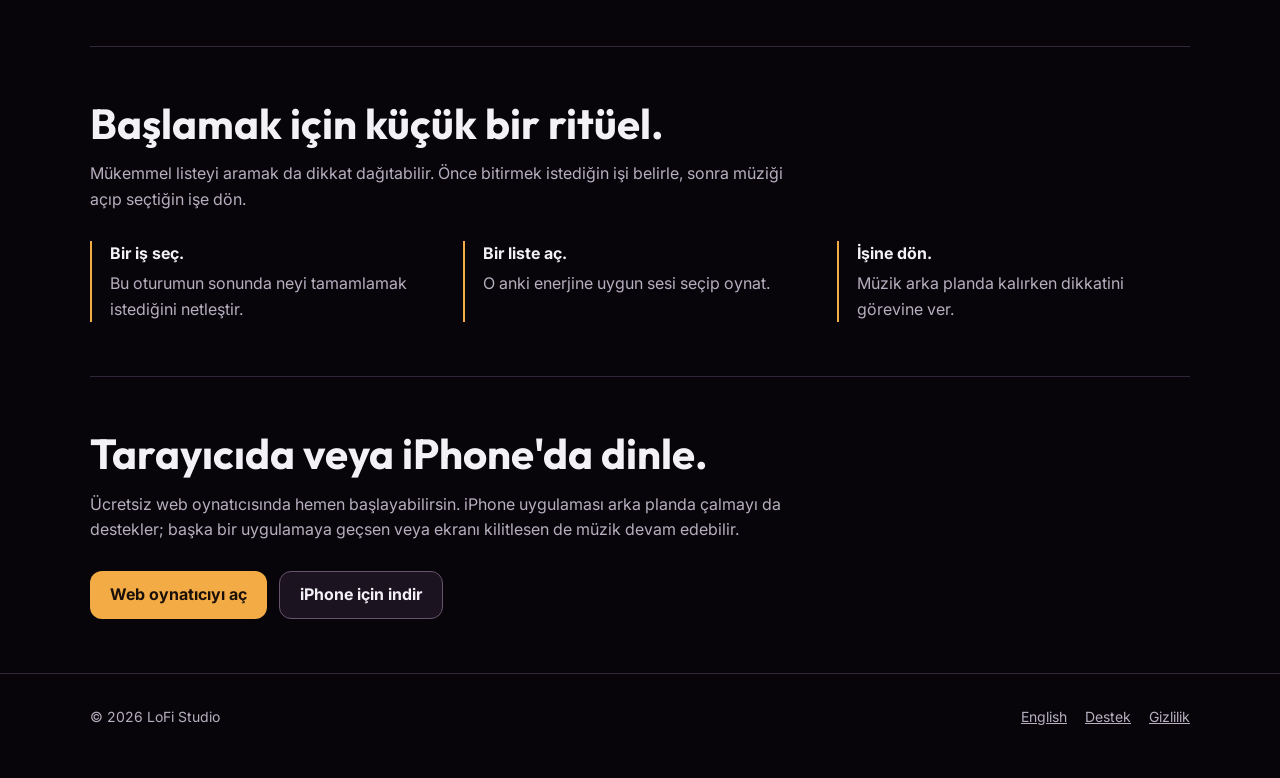
<file: tr/odak-muzigi.html>
<!doctype html>
<html lang="tr">
<head>
    <meta charset="utf-8">
    <meta name="viewport" content="width=device-width,initial-scale=1">
    <title>Ders Çalışmak ve Odaklanmak İçin Lo-Fi Müzik | LoFi Studio</title>
    <meta name="description" content="Ders, kodlama ve derin çalışma için sakin Lo-Fi çalma listeleri. LoFi Studio'da ücretsiz web oynatıcısını dene veya iPhone'da arka planda dinle.">
    <meta name="theme-color" content="#07050a">
    <link rel="canonical" href="https://lofistudio.app/tr/odak-muzigi">
    <link rel="alternate" hreflang="tr" href="https://lofistudio.app/tr/odak-muzigi">
    <link rel="alternate" hreflang="en" href="https://lofistudio.app/focus-music">
    <link rel="alternate" hreflang="ko" href="https://lofistudio.app/ko/focus-music">
    <link rel="alternate" hreflang="x-default" href="https://lofistudio.app/focus-music">
    <meta property="og:type" content="website">
    <meta property="og:locale" content="tr_TR">
    <meta property="og:title" content="Ders Çalışmak ve Odaklanmak İçin Lo-Fi Müzik | LoFi Studio">
    <meta property="og:description" content="Ders ve derin çalışma için sakin Lo-Fi çalma listelerini keşfet.">
    <meta property="og:url" content="https://lofistudio.app/tr/odak-muzigi">
    <meta property="og:image" content="https://lofistudio.app/hero-mockup.png">
    <link rel="icon" type="image/png" href="https://fav.farm/🎧">
    <link rel="preconnect" href="https://fonts.googleapis.com">
    <link rel="preconnect" href="https://fonts.gstatic.com" crossorigin>
    <link href="https://fonts.googleapis.com/css2?family=Outfit:wght@400;500;600;700;800&family=Inter:wght@400;500;600&display=swap" rel="stylesheet">
    <style>
        :root{color-scheme:dark;--bg:#07050a;--card:#15101b;--text:#f3f0f6;--soft:#b7afbf;--accent:#f2ab45;--line:#302638}
        *{box-sizing:border-box}html{scroll-behavior:smooth}body{margin:0;background:radial-gradient(circle at 80% 0,#2a1a35,transparent 35rem),var(--bg);color:var(--text);font:16px/1.6 Inter,sans-serif}
        a{color:inherit}.wrap{width:min(1100px,calc(100% - 40px));margin:auto}.top{display:flex;align-items:center;justify-content:space-between;gap:20px;padding:24px 0}.brand{font:700 22px Outfit,sans-serif;text-decoration:none;white-space:nowrap}.brand span{color:var(--accent)}.top nav{display:flex;gap:22px}.top nav a{color:var(--soft);text-decoration:none;font-size:14px}.top nav a:hover{color:var(--text)}
        .hero{display:grid;grid-template-columns:minmax(0,1.1fr) minmax(260px,.9fr);align-items:center;gap:42px;padding:64px 0 72px}.eyebrow{color:var(--accent);font-size:13px;font-weight:700;letter-spacing:.15em;text-transform:uppercase}.hero h1{font:800 clamp(46px,6.5vw,82px)/1 Outfit,sans-serif;letter-spacing:-.045em;margin:16px 0 24px}.hero p{color:var(--soft);font-size:18px;max-width:55ch;margin:0 0 30px}.actions{display:flex;flex-wrap:wrap;gap:12px}.button{display:inline-flex;align-items:center;justify-content:center;min-height:48px;padding:10px 20px;border-radius:12px;font-weight:700;text-decoration:none}.button.primary{background:var(--accent);color:#1a1009}.button.secondary{border:1px solid #67536b;background:#1b1420}.hero-art{width:100%;aspect-ratio:1;object-fit:cover;border-radius:26px;box-shadow:0 30px 90px #0009}
        .section{padding:54px 0;border-top:1px solid var(--line)}.section h2{font:700 clamp(30px,4vw,42px)/1.1 Outfit,sans-serif;margin:0 0 14px}.section>p{color:var(--soft);max-width:70ch;margin:0 0 28px}.cards{display:grid;grid-template-columns:repeat(3,minmax(0,1fr));gap:16px}.card{background:var(--card);border:1px solid var(--line);border-radius:18px;padding:22px}.card h3{font:700 23px Outfit,sans-serif;margin:0 0 10px}.card p{color:var(--soft);margin:0}.steps{display:grid;grid-template-columns:repeat(3,minmax(0,1fr));gap:20px;list-style:none;padding:0;margin:0}.steps li{border-left:2px solid var(--accent);padding-left:18px;color:var(--soft)}.steps strong{display:block;color:var(--text);margin-bottom:5px}
        footer{border-top:1px solid var(--line);padding:32px 0 50px;color:var(--soft);font-size:14px}footer .wrap{display:flex;flex-wrap:wrap;justify-content:space-between;gap:16px}footer a{color:var(--soft);margin-left:18px}
        @media(max-width:750px){.hero{grid-template-columns:1fr;padding:38px 0 56px}.hero-art{max-width:480px}.cards,.steps{grid-template-columns:1fr}.top{flex-wrap:wrap}.top nav{gap:12px;flex-wrap:wrap}.top nav a{font-size:12px}}
    </style>
    <script type="application/ld+json">
    {"@context":"https://schema.org","@type":"WebPage","inLanguage":"tr","name":"Ders Çalışmak ve Odaklanmak İçin Lo-Fi Müzik","url":"https://lofistudio.app/tr/odak-muzigi","description":"Ders, kodlama ve derin çalışma için Lo-Fi çalma listeleri.","isPartOf":{"@type":"WebSite","name":"LoFi Studio","url":"https://lofistudio.app/"}}
    </script>
</head>
<body>
    <header class="top wrap">
        <a class="brand" href="/" aria-label="LoFi Studio ana sayfa">🎧 LoFi<span>Studio</span></a>
        <nav aria-label="Ana gezinme"><a href="/">Web oynatıcı</a><a href="/focus-music" lang="en">English</a><a href="/privacy">Gizlilik</a></nav>
    </header>
    <main>
        <section class="hero wrap">
            <div>
                <span class="eyebrow">Çalışma ritmini bul</span>
                <h1>Odağını bölmeyen Lo-Fi müzik.</h1>
                <p>Ders çalışırken, kod yazarken veya bir işe derinlemesine dalarken sakin bir arka plan bul. LoFi Studio'da ruh hâline uygun bir çalma listesi seç, oynat ve dikkatini yeniden işine ver.</p>
                <div class="actions">
                    <a class="button primary" href="/?ct=tr_focus_music_page">Web'de ücretsiz dinle</a>
                    <a class="button secondary" href="https://apps.apple.com/app/lofi-studio/id6761550819?ct=tr_focus_music_page" target="_blank" rel="noopener noreferrer">iPhone uygulamasını indir</a>
                </div>
            </div>
            <img class="hero-art" src="/hero-mockup.png" alt="LoFi Studio ile müzik dinleyen bir kişinin çizimi" width="1024" height="1024">
        </section>
        <section class="section wrap">
            <h2>Her çalışma anının sesi farklı.</h2>
            <p>Uzun bir okuma seansına eşlik eden ritim, yoğun bir iş günündekinden farklı olabilir. Listeler arasında gezinirken kulağına ve yaptığın işe uyan bir başlangıç noktası seç.</p>
            <div class="cards">
                <article class="card"><h3>Deep Work</h3><p>Okuma, yazma ve kodlama için sakin, istikrarlı ritimler.</p></article>
                <article class="card"><h3>Office Hours</h3><p>Günlük işlerin arasında tempoyu koruyan hafif bir arka plan.</p></article>
                <article class="card"><h3>Magical Focus</h3><p>Çalışma masasına yeniden oturmak istediğinde daha hayal gücü yüksek bir atmosfer.</p></article>
            </div>
        </section>
        <section class="section wrap">
            <h2>Başlamak için küçük bir ritüel.</h2>
            <p>Mükemmel listeyi aramak da dikkat dağıtabilir. Önce bitirmek istediğin işi belirle, sonra müziği açıp seçtiğin işe dön.</p>
            <ol class="steps">
                <li><strong>Bir iş seç.</strong>Bu oturumun sonunda neyi tamamlamak istediğini netleştir.</li>
                <li><strong>Bir liste aç.</strong>O anki enerjine uygun sesi seçip oynat.</li>
                <li><strong>İşine dön.</strong>Müzik arka planda kalırken dikkatini görevine ver.</li>
            </ol>
        </section>
        <section class="section wrap">
            <h2>Tarayıcıda veya iPhone'da dinle.</h2>
            <p>Ücretsiz web oynatıcısında hemen başlayabilirsin. iPhone uygulaması arka planda çalmayı da destekler; başka bir uygulamaya geçsen veya ekranı kilitlesen de müzik devam edebilir.</p>
            <div class="actions"><a class="button primary" href="/">Web oynatıcıyı aç</a><a class="button secondary" href="https://apps.apple.com/app/lofi-studio/id6761550819?ct=tr_focus_music_bottom" target="_blank" rel="noopener noreferrer">iPhone için indir</a></div>
        </section>
    </main>
    <footer><div class="wrap"><span>© 2026 LoFi Studio</span><span><a href="/focus-music" lang="en">English</a><a href="/#support">Destek</a><a href="/privacy">Gizlilik</a></span></div></footer>
</body>
</html>
</file>
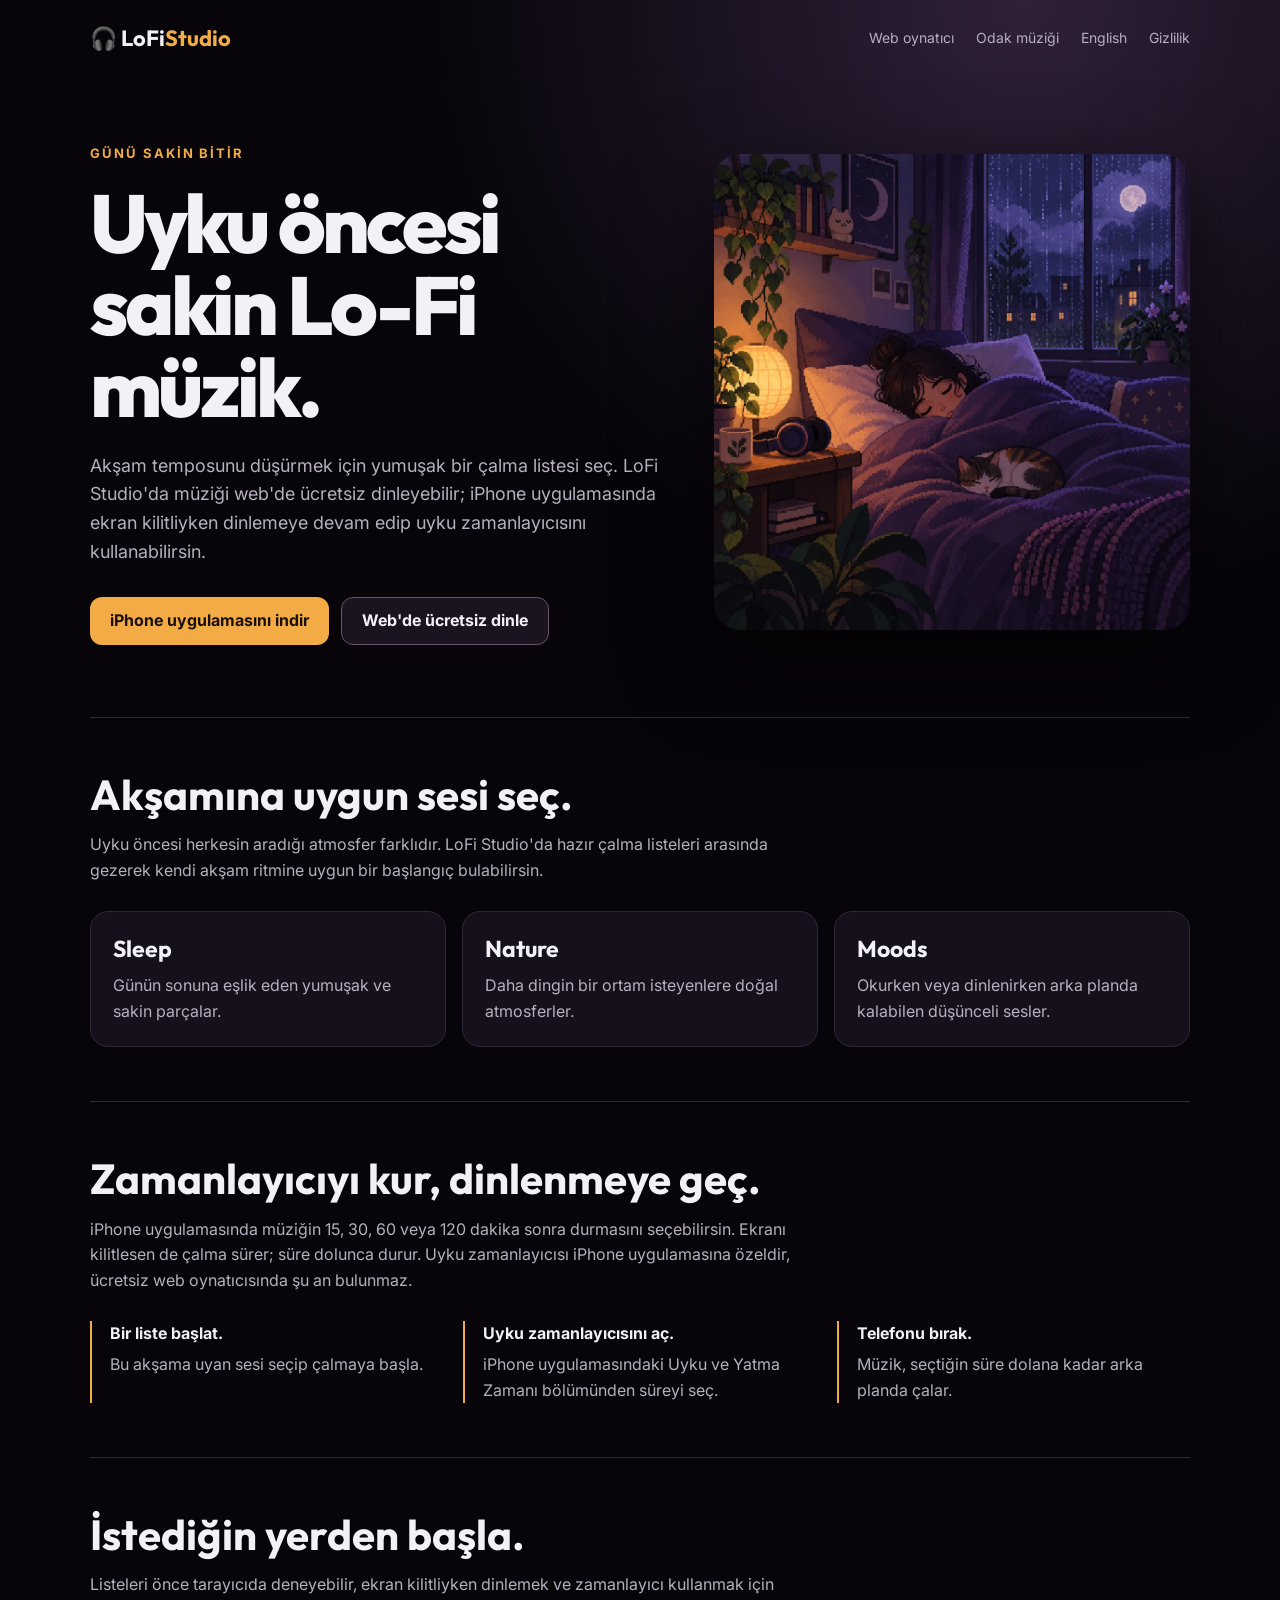
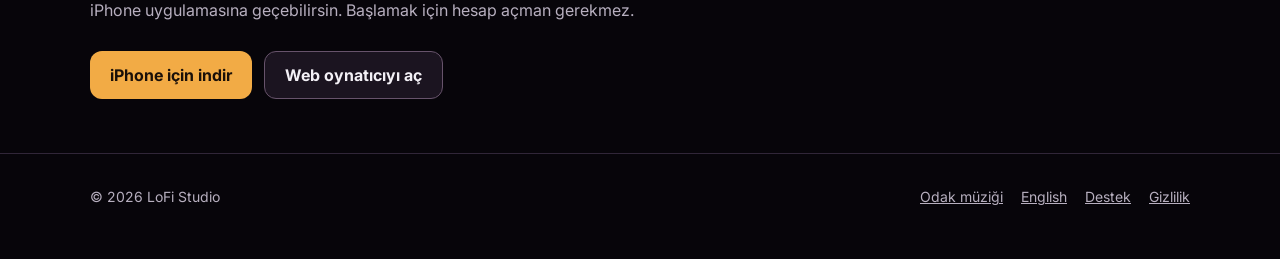
<file: tr/uyku-muzigi.html>
<!doctype html>
<html lang="tr">
<head>
    <meta charset="utf-8">
    <meta name="viewport" content="width=device-width,initial-scale=1">
    <title>Uyku İçin Lo-Fi Müzik ve iPhone Uyku Zamanlayıcısı | LoFi Studio</title>
    <meta name="description" content="Günü sakin Lo-Fi çalma listeleriyle bitir. LoFi Studio'da web'de ücretsiz dinle; iPhone uygulamasında ekran kilitliyken çal ve 15, 30, 60 veya 120 dakikalık uyku zamanlayıcısı kur.">
    <meta name="theme-color" content="#07050a">
    <link rel="canonical" href="https://lofistudio.app/tr/uyku-muzigi">
    <link rel="alternate" hreflang="tr" href="https://lofistudio.app/tr/uyku-muzigi">
    <link rel="alternate" hreflang="en" href="https://lofistudio.app/sleep-music">
    <link rel="alternate" hreflang="x-default" href="https://lofistudio.app/sleep-music">
    <meta property="og:type" content="website">
    <meta property="og:locale" content="tr_TR">
    <meta property="og:title" content="Uyku İçin Lo-Fi Müzik ve iPhone Uyku Zamanlayıcısı | LoFi Studio">
    <meta property="og:description" content="Akşam için sakin Lo-Fi listeleri ve iPhone uygulamasında uyku zamanlayıcısı.">
    <meta property="og:url" content="https://lofistudio.app/tr/uyku-muzigi">
    <meta property="og:image" content="https://lofistudio.app/sleep-hero.webp">
    <link rel="icon" type="image/png" href="https://fav.farm/🎧">
    <link rel="preconnect" href="https://fonts.googleapis.com">
    <link rel="preconnect" href="https://fonts.gstatic.com" crossorigin>
    <link href="https://fonts.googleapis.com/css2?family=Outfit:wght@400;500;600;700;800&family=Inter:wght@400;500;600&display=swap" rel="stylesheet">
    <style>
        :root{color-scheme:dark;--bg:#07050a;--card:#15101b;--text:#f3f0f6;--soft:#b7afbf;--accent:#f2ab45;--line:#302638}
        *{box-sizing:border-box}html{scroll-behavior:smooth}body{margin:0;background:radial-gradient(circle at 80% 0,#302039,transparent 38rem),var(--bg);color:var(--text);font:16px/1.6 Inter,sans-serif}
        a{color:inherit}.wrap{width:min(1100px,calc(100% - 40px));margin:auto}.top{display:flex;align-items:center;justify-content:space-between;gap:20px;padding:24px 0}.brand{font:700 22px Outfit,sans-serif;text-decoration:none;white-space:nowrap}.brand span{color:var(--accent)}.top nav{display:flex;gap:22px}.top nav a{color:var(--soft);text-decoration:none;font-size:14px}.top nav a:hover{color:var(--text)}
        .hero{display:grid;grid-template-columns:minmax(0,1.1fr) minmax(260px,.9fr);align-items:center;gap:42px;padding:64px 0 72px}.eyebrow{color:var(--accent);font-size:13px;font-weight:700;letter-spacing:.15em;text-transform:uppercase}.hero h1{font:800 clamp(46px,6.5vw,82px)/1 Outfit,sans-serif;letter-spacing:-.045em;margin:16px 0 24px}.hero p{color:var(--soft);font-size:18px;max-width:55ch;margin:0 0 30px}.actions{display:flex;flex-wrap:wrap;gap:12px}.button{display:inline-flex;align-items:center;justify-content:center;min-height:48px;padding:10px 20px;border-radius:12px;font-weight:700;text-decoration:none}.button.primary{background:var(--accent);color:#1a1009}.button.secondary{border:1px solid #67536b;background:#1b1420}.hero-art{width:100%;height:auto;aspect-ratio:1;object-fit:cover;border-radius:26px;box-shadow:0 30px 90px #0009}
        .section{padding:54px 0;border-top:1px solid var(--line)}.section h2{font:700 clamp(30px,4vw,42px)/1.1 Outfit,sans-serif;margin:0 0 14px}.section>p{color:var(--soft);max-width:70ch;margin:0 0 28px}.cards{display:grid;grid-template-columns:repeat(3,minmax(0,1fr));gap:16px}.card{background:var(--card);border:1px solid var(--line);border-radius:18px;padding:22px}.card h3{font:700 23px Outfit,sans-serif;margin:0 0 10px}.card p{color:var(--soft);margin:0}.steps{display:grid;grid-template-columns:repeat(3,minmax(0,1fr));gap:20px;list-style:none;padding:0;margin:0}.steps li{border-left:2px solid var(--accent);padding-left:18px;color:var(--soft)}.steps strong{display:block;color:var(--text);margin-bottom:5px}
        footer{border-top:1px solid var(--line);padding:32px 0 50px;color:var(--soft);font-size:14px}footer .wrap{display:flex;flex-wrap:wrap;justify-content:space-between;gap:16px}footer a{color:var(--soft);margin-left:18px}
        @media(max-width:750px){.hero{grid-template-columns:1fr;padding:38px 0 56px}.hero-art{max-width:480px}.cards,.steps{grid-template-columns:1fr}.top{flex-wrap:wrap}.top nav{gap:12px;flex-wrap:wrap}.top nav a{font-size:12px}}
    </style>
    <script type="application/ld+json">
    {"@context":"https://schema.org","@type":"WebPage","inLanguage":"tr","name":"Uyku İçin Lo-Fi Müzik ve iPhone Uyku Zamanlayıcısı","url":"https://lofistudio.app/tr/uyku-muzigi","description":"Akşam dinlemek için Lo-Fi çalma listeleri ve LoFi Studio iPhone uygulamasında uyku zamanlayıcısı.","isPartOf":{"@type":"WebSite","name":"LoFi Studio","url":"https://lofistudio.app/"}}
    </script>
</head>
<body>
    <header class="top wrap">
        <a class="brand" href="/" aria-label="LoFi Studio ana sayfa">🎧 LoFi<span>Studio</span></a>
        <nav aria-label="Ana gezinme"><a href="/">Web oynatıcı</a><a href="/tr/odak-muzigi">Odak müziği</a><a href="/sleep-music" lang="en">English</a><a href="/privacy">Gizlilik</a></nav>
    </header>
    <main>
        <section class="hero wrap">
            <div>
                <span class="eyebrow">Günü sakin bitir</span>
                <h1>Uyku öncesi sakin Lo-Fi müzik.</h1>
                <p>Akşam temposunu düşürmek için yumuşak bir çalma listesi seç. LoFi Studio'da müziği web'de ücretsiz dinleyebilir; iPhone uygulamasında ekran kilitliyken dinlemeye devam edip uyku zamanlayıcısını kullanabilirsin.</p>
                <div class="actions">
                    <a class="button primary" href="https://apps.apple.com/app/lofi-studio/id6761550819?ct=tr_sleep_music_page" target="_blank" rel="noopener noreferrer">iPhone uygulamasını indir</a>
                    <a class="button secondary" href="/?ct=tr_sleep_music_page">Web'de ücretsiz dinle</a>
                </div>
            </div>
            <img class="hero-art" src="/sleep-hero.webp" alt="Ay ışıklı bir odada uyuyan dinleyici ve kedinin çizimi" width="1024" height="1024" fetchpriority="high">
        </section>
        <section class="section wrap">
            <h2>Akşamına uygun sesi seç.</h2>
            <p>Uyku öncesi herkesin aradığı atmosfer farklıdır. LoFi Studio'da hazır çalma listeleri arasında gezerek kendi akşam ritmine uygun bir başlangıç bulabilirsin.</p>
            <div class="cards">
                <article class="card"><h3>Sleep</h3><p>Günün sonuna eşlik eden yumuşak ve sakin parçalar.</p></article>
                <article class="card"><h3>Nature</h3><p>Daha dingin bir ortam isteyenlere doğal atmosferler.</p></article>
                <article class="card"><h3>Moods</h3><p>Okurken veya dinlenirken arka planda kalabilen düşünceli sesler.</p></article>
            </div>
        </section>
        <section class="section wrap">
            <h2>Zamanlayıcıyı kur, dinlenmeye geç.</h2>
            <p>iPhone uygulamasında müziğin 15, 30, 60 veya 120 dakika sonra durmasını seçebilirsin. Ekranı kilitlesen de çalma sürer; süre dolunca durur. Uyku zamanlayıcısı iPhone uygulamasına özeldir, ücretsiz web oynatıcısında şu an bulunmaz.</p>
            <ol class="steps">
                <li><strong>Bir liste başlat.</strong>Bu akşama uyan sesi seçip çalmaya başla.</li>
                <li><strong>Uyku zamanlayıcısını aç.</strong>iPhone uygulamasındaki Uyku ve Yatma Zamanı bölümünden süreyi seç.</li>
                <li><strong>Telefonu bırak.</strong>Müzik, seçtiğin süre dolana kadar arka planda çalar.</li>
            </ol>
        </section>
        <section class="section wrap">
            <h2>İstediğin yerden başla.</h2>
            <p>Listeleri önce tarayıcıda deneyebilir, ekran kilitliyken dinlemek ve zamanlayıcı kullanmak için iPhone uygulamasına geçebilirsin. Başlamak için hesap açman gerekmez.</p>
            <div class="actions"><a class="button primary" href="https://apps.apple.com/app/lofi-studio/id6761550819?ct=tr_sleep_music_bottom" target="_blank" rel="noopener noreferrer">iPhone için indir</a><a class="button secondary" href="/">Web oynatıcıyı aç</a></div>
        </section>
    </main>
    <footer><div class="wrap"><span>© 2026 LoFi Studio</span><span><a href="/tr/odak-muzigi">Odak müziği</a><a href="/sleep-music" lang="en">English</a><a href="/#support">Destek</a><a href="/privacy">Gizlilik</a></span></div></footer>
</body>
</html>
</file>
